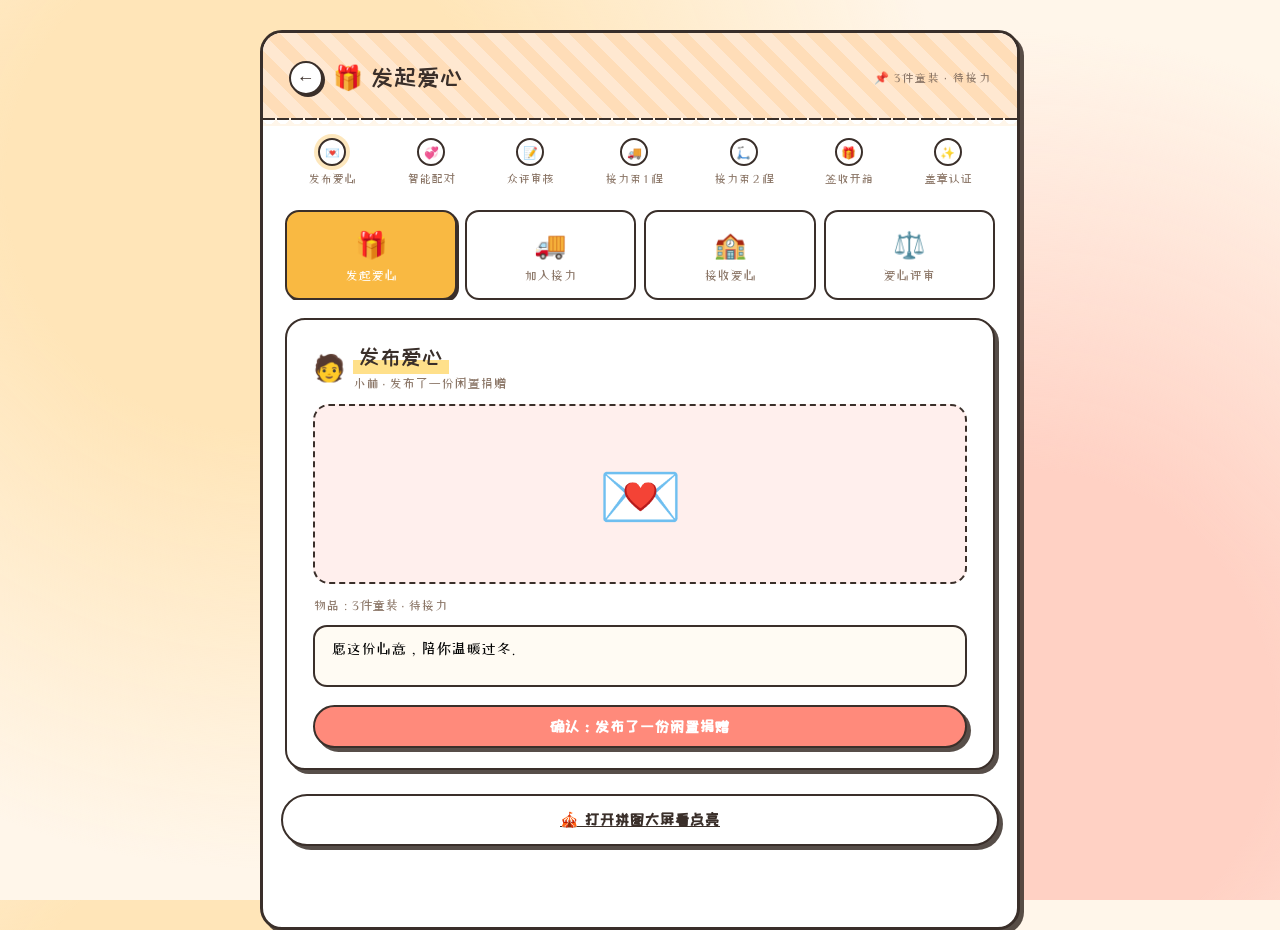
<file: action.html>
<!DOCTYPE html>
<html lang="zh-CN">
<head>
<meta charset="UTF-8" />
<meta name="viewport" content="width=device-width, initial-scale=1.0" />
<title>角色操作台 · 爱心链</title>
<link rel="stylesheet" href="css/style.css" />
<script>
  // 尽早决定视图模式：?view=web 或 UA 是桌面 → body 加 web-view 类
  (function () {
    const params = new URLSearchParams(location.search);
    const forced = params.get('view');
    const isMobileUA = /Android|iPhone|iPod|IEMobile|BlackBerry|Opera Mini/i.test(navigator.userAgent || '');
    const wide = window.matchMedia && window.matchMedia('(min-width: 900px)').matches;
    let mode = 'app';
    if (forced === 'web') mode = 'web';
    else if (forced === 'app') mode = 'app';
    else if (!isMobileUA && wide) mode = 'web';
    document.documentElement.dataset.view = mode;
  })();
</script>
</head>
<body>
  <div class="phone-shell">
    <div class="brand-bar">
      <a class="back-link" id="backLink" href="app.html">←</a>
      <span id="brandTitle">角色操作台</span>
      <span class="sub" id="brandSub">切换身份推进爱心链</span>
    </div>

    <!-- 顶部 7 步全流程条：任何角色都能看到当前流程走到哪 -->
    <div class="stage-strip" id="stageStrip"></div>

    <!-- 角色切换（顶部横向 Tab，方便同一个 Demo 手机切多个身份） -->
    <div class="role-tabs" id="roleTabs"></div>

    <!-- 主操作卡片：根据当前角色 & 当前流程阶段动态渲染 -->
    <div class="card" id="stageCard"></div>

    <div style="padding: 6px 18px 24px; text-align: center;">
      <a class="btn btn-secondary" id="screenLink" href="screen.html">🎪 打开拼图大屏看点亮</a>
    </div>
  </div>

  <script src="data.js"></script>
  <script src="js/state.js"></script>
  <script>
    // ?view=web → 返回 web.html；否则回 app.html
    (function () {
      const mode = document.documentElement.dataset.view;
      if (mode === 'web') {
        document.getElementById('backLink').setAttribute('href', 'web.html');
        document.getElementById('screenLink').setAttribute('href', 'screen.html?view=web');
      }
    })();
    // 从 URL ?role=xxx 取当前身份，默认第一位 donor
    // 只把"能操作的角色"放进 Tab（watcher 只是围观，不进 action）
    const PLAYABLE_ROLES = ROLES.filter((r) => r.id !== 'watcher');
    function getInitialRole() {
      const q = new URLSearchParams(location.search).get('role');
      if (q && PLAYABLE_ROLES.some((r) => r.id === q)) return q;
      return PLAYABLE_ROLES[0].id;
    }
    let activeRoleId = getInitialRole();

    // ?task=xxx → 操作台绑定到对应任务自己的链条（进度互相独立）
    const activeTaskId = new URLSearchParams(location.search).get('task') || 'T1';
    const activeTask = findTaskById(activeTaskId) || findTaskById('T1');
    ChainState.use(activeTask ? activeTask.id : 'T1');
    Reviews.use(activeTask ? activeTask.id : 'T1');

    // 保持 URL 参数在切角色/跳转时不丢
    function keepParams(roleId) {
      const p = new URLSearchParams(location.search);
      p.set('role', roleId);
      p.set('task', ChainState.taskId);
      return '?' + p.toString();
    }
    // 大屏链接也带上任务
    (function () {
      const link = document.getElementById('screenLink');
      const url = new URL(link.getAttribute('href'), location.href);
      url.searchParams.set('task', ChainState.taskId);
      link.setAttribute('href', url.pathname.split('/').pop() + url.search);
    })();

    /** 顶部 7 步进度 */
    function renderStageStrip() {
      const stripEl = document.getElementById('stageStrip');
      const done = ChainState.getStages().map((s) => s.id);
      const nextStage = ChainState.getNextStage();
      stripEl.innerHTML = TASK_STAGES.map((s) => {
        const isDone = done.includes(s.id);
        const isCur = nextStage && nextStage.id === s.id;
        return `
          <div class="step ${isDone ? 'done' : ''} ${isCur ? 'current' : ''}" style="--stage-color:${s.color}">
            <span class="dot">${isDone ? '✓' : s.emoji}</span>
            ${s.title}
          </div>
        `;
      }).join('');
    }

    /** 角色 Tab */
    function renderTabs() {
      const tabsEl = document.getElementById('roleTabs');
      tabsEl.innerHTML = '';
      PLAYABLE_ROLES.forEach((role) => {
        const tab = document.createElement('div');
        tab.className = 'role-tab' + (role.id === activeRoleId ? ' active' : '');
        tab.style.setProperty('--stage-color', role.color);
        tab.innerHTML = `
          <span class="avatar">${role.emoji}</span>
          ${role.name}
        `;
        tab.addEventListener('click', () => {
          activeRoleId = role.id;
          history.replaceState(null, '', keepParams(role.id));
          render();
        });
        tabsEl.appendChild(tab);
      });
      // 更新品牌栏：角色 + 当前任务名
      const role = ROLES.find((r) => r.id === activeRoleId);
      document.getElementById('brandTitle').textContent = `${role.emoji} ${role.name}`;
      document.getElementById('brandSub').textContent = activeTask
        ? `📌 ${activeTask.title}`
        : role.hint;
    }

    /** 主操作卡片
     *  - 找到该角色"当前可操作的阶段"，动态渲染
     *  - 通过分派表 STAGE_RENDERERS 定义不同阶段的表单内容（不同角色/不同阶段各自不同，但共用同一套确认逻辑：DRY）
     */
    const STAGE_RENDERERS = {
      // 发起人：写寄语
      posted: (stage) => ({
        visual: `<div class="stage-visual" style="--stage-color:${stage.color}22">${stage.emoji}</div>`,
        form: `
          <div class="muted" style="margin-bottom:8px;">物品：${activeTask ? activeTask.title : '3件童装（预填示例）'}</div>
          <textarea id="in_message" rows="2" placeholder="${stage.prompt}">愿这份心意，陪你温暖过冬。</textarea>
        `,
        collect: () => ({ message: document.getElementById('in_message').value }),
      }),
      // 评审 = 30 人众评（美团评审风格）
      //  · 点"召集众评" → 每 ~90ms 随机来一位评审员打 4~5 星 + 一句短评
      //  · 30 位到齐 & 平均 ≥ 4.0 才允许主按钮提交
      reviewed: (stage) => ({
        visual: `
          <div class="crowd-review" id="crowdReview">
            <div class="crowd-header">
              <span class="h">📣 爱心众评审</span>
              <span class="status" id="crowdStatus">等待召集…</span>
            </div>
            <div class="rating-summary">
              <div style="min-width:64px;">
                <div class="big-num" id="crowdAvg">0.0</div>
                <div class="stars" id="crowdStars">☆☆☆☆☆</div>
                <div class="count"><span id="crowdCount">0</span> / 30 位</div>
              </div>
              <div class="rating-bar-mini"><i id="crowdBar" style="width:0%"></i></div>
            </div>
            <div class="reviewer-grid" id="reviewerGrid"></div>
            <div class="review-feed" id="reviewFeed"></div>
            <button class="btn btn-warm crowd-cta" id="startCrowdBtn">▶️ 一键召集 30 位随机评审员</button>
          </div>
        `,
        form: '',
        collect: () => ({ verdict: `众评通过 · 平均 ${Reviews.average().toFixed(2)} 星` }),
        onMount: mountCrowdReview,
      }),
      // 接力第 1 程：扫码 + 打卡
      leg1: (stage) => ({
        visual: `<div class="scan-line-wrap"><div class="frame">📦</div><div class="scan-line"></div></div>`,
        form: `
          <div class="muted" style="margin-bottom:8px;">${stage.prompt}</div>
          <label class="file-btn" id="fileLabel_leg1">📷 拍摄打卡照（可选）
            <input type="file" id="in_photo" accept="image/*" capture="environment" style="display:none;">
          </label>
          <img id="preview_leg1" class="photo-preview" style="display:none;">
        `,
        collect: () => {
          const prev = document.getElementById('preview_leg1');
          return { photo: (prev && prev.dataset.persistSrc) || null };
        },
        onMount: () => bindPhoto('in_photo', 'preview_leg1', 'fileLabel_leg1'),
      }),
      // 接力第 2 程：中转打卡
      leg2: (stage) => ({
        visual: `<div class="scan-line-wrap"><div class="frame">🛴</div><div class="scan-line"></div></div>`,
        form: `
          <div class="muted" style="margin-bottom:8px;">${stage.prompt}</div>
          <label class="file-btn" id="fileLabel_leg2">📷 中转点打卡（可选）
            <input type="file" id="in_photo2" accept="image/*" capture="environment" style="display:none;">
          </label>
          <img id="preview_leg2" class="photo-preview" style="display:none;">
        `,
        collect: () => {
          const prev = document.getElementById('preview_leg2');
          return { photo: (prev && prev.dataset.persistSrc) || null };
        },
        onMount: () => bindPhoto('in_photo2', 'preview_leg2', 'fileLabel_leg2'),
      }),
      // 接收方：拍开箱 + 感谢
      delivered: (stage) => ({
        visual: `<div class="stage-visual" style="--stage-color:${stage.color}22">${stage.emoji}</div>`,
        form: `
          <label class="file-btn" id="fileLabel_deliver">📷 拍摄开箱照片
            <input type="file" id="in_deliverPhoto" accept="image/*" capture="environment" style="display:none;">
          </label>
          <img id="preview_deliver" class="photo-preview" style="display:none;">
          <textarea id="in_thanks" rows="2" placeholder="${stage.prompt}">谢谢这份跨越城市的温暖！</textarea>
        `,
        collect: () => {
          const prev = document.getElementById('preview_deliver');
          return {
            thanks: document.getElementById('in_thanks').value,
            photo: (prev && prev.dataset.persistSrc) || null,
          };
        },
        onMount: () => bindPhoto('in_deliverPhoto', 'preview_deliver', 'fileLabel_deliver'),
      }),
      // 评审：最终盖章
      certified: (stage) => ({
        visual: `<div class="stage-visual" style="--stage-color:${stage.color}22">✨🏅</div>`,
        form: `<div class="muted" style="margin-bottom:8px;">${stage.prompt}</div>`,
        collect: () => ({ badge: '爱心勋章 · 已颁发' }),
      }),
    };

    function bindPhoto(inputId, previewId, labelId) {
      const input = document.getElementById(inputId);
      const label = document.getElementById(labelId);
      const preview = document.getElementById(previewId);
      if (!input) return;
      input.addEventListener('change', () => {
        const file = input.files[0];
        if (!file) return;
        // 缩到 800px 内 → dataURL，能持久化跨页存到 localStorage
        fileToCompressedDataURL(file, 800).then((dataUrl) => {
          preview.src = dataUrl;
          preview.dataset.persistSrc = dataUrl;
          preview.style.display = 'block';
          label.style.display = 'none';
        });
      });
    }

    /** 把图片压到 maxDim 以内的 JPEG dataURL，够小才能塞进 localStorage（~5MB 上限） */
    function fileToCompressedDataURL(file, maxDim) {
      return new Promise((resolve) => {
        const reader = new FileReader();
        reader.onload = () => {
          const img = new Image();
          img.onload = () => {
            const scale = Math.min(1, maxDim / Math.max(img.width, img.height));
            const w = Math.round(img.width * scale);
            const h = Math.round(img.height * scale);
            const canvas = document.createElement('canvas');
            canvas.width = w; canvas.height = h;
            canvas.getContext('2d').drawImage(img, 0, 0, w, h);
            resolve(canvas.toDataURL('image/jpeg', 0.78));
          };
          img.onerror = () => resolve(reader.result);
          img.src = reader.result;
        };
        reader.readAsDataURL(file);
      });
    }

    /* ---------- 30 人众评：随机 4~5 星 + 随机短评，逐个"啵"地弹出 ---------- */
    function mountCrowdReview() {
      const grid = document.getElementById('reviewerGrid');
      const feed = document.getElementById('reviewFeed');
      grid.innerHTML = REVIEWER_POOL.map((r, i) =>
        `<div class="reviewer-cell" data-i="${i}">${r.emoji}</div>`
      ).join('');

      // 如果本轮已经攒够 30 条，直接补齐现场
      renderCrowdState();

      const startBtn = document.getElementById('startCrowdBtn');
      startBtn.addEventListener('click', () => {
        if (Reviews.all().length >= 30) return;
        startBtn.disabled = true;
        startBtn.textContent = '召集中…评审员正在赶来 ✨';
        document.getElementById('crowdStatus').textContent = '评审员陆续到场…';
        runCrowdReviewAnimation();
      });
    }

    function runCrowdReviewAnimation() {
      const shuffled = [...REVIEWER_POOL].sort(() => Math.random() - 0.5);
      let idx = Reviews.all().length;
      const tick = () => {
        if (idx >= 30) {
          document.getElementById('crowdStatus').textContent = '众评完成 ✨';
          document.getElementById('crowdStatus').classList.add('pass');
          const btn = document.getElementById('startCrowdBtn');
          btn.textContent = '✓ 已通过众评审 · 请点下方"确认"';
          refreshSubmitEnabled();
          return;
        }
        const reviewer = shuffled[idx];
        const stars = Math.random() < 0.7 ? 5 : 4;   // 70% 五星，30% 四星 → 保证过 4.0
        const comment = REVIEW_COMMENT_TEMPLATES[Math.floor(Math.random() * REVIEW_COMMENT_TEMPLATES.length)];
        Reviews.push({ reviewerId: reviewer.id, stars, comment, ts: Date.now() });
        renderCrowdState();
        idx++;
        setTimeout(tick, 90);
      };
      tick();
    }

    function renderCrowdState() {
      const list = Reviews.all();
      const grid = document.getElementById('reviewerGrid');
      if (!grid) return;
      const avg = list.length ? (list.reduce((s, r) => s + r.stars, 0) / list.length) : 0;
      document.getElementById('crowdCount').textContent = list.length;
      document.getElementById('crowdAvg').textContent = avg.toFixed(1);
      const full = Math.round(avg);
      document.getElementById('crowdStars').textContent = '★★★★★'.slice(0, full) + '☆☆☆☆☆'.slice(0, 5 - full);
      document.getElementById('crowdBar').style.width = (list.length / 30 * 100) + '%';
      // 逐个点亮小头像
      const cells = grid.querySelectorAll('.reviewer-cell');
      list.forEach((r, i) => {
        const cell = cells[i];
        if (!cell || cell.classList.contains('pop')) return;
        cell.classList.add('pop');
        cell.style.setProperty('--cell-color', r.stars === 5 ? '#fff2c4' : '#e0f4ff');
        cell.innerHTML = `${REVIEWER_POOL.find((x) => x.id === r.reviewerId)?.emoji || '❤️'}<span class="star-badge">${r.stars}★</span>`;
      });
      // feed: 只保留最新 5 条
      const feed = document.getElementById('reviewFeed');
      feed.innerHTML = list.slice(-5).reverse().map((r) => {
        const who = REVIEWER_POOL.find((x) => x.id === r.reviewerId);
        return `<div class="item">
          <span class="who">${who ? who.emoji + who.name : '匿名'}</span>
          <span class="msg">${r.comment}</span>
          <span class="star">${'★'.repeat(r.stars)}</span>
        </div>`;
      }).join('');
      refreshSubmitEnabled();
    }

    /** 众评未通过时，禁用主按钮；通过后启用 */
    function refreshSubmitEnabled() {
      const btn = document.getElementById('submitBtn');
      if (!btn) return;
      const stage = ChainState.getActionableStageForRole(activeRoleId);
      if (stage && stage.id === 'reviewed') {
        const passed = Reviews.passed();
        btn.disabled = !passed;
        btn.textContent = passed ? '确认：通过众评审核' : '需 30 位评审员且平均 ≥ 4.0 才可确认';
      }
    }

    function renderStageCard() {
      const card = document.getElementById('stageCard');
      const role = ROLES.find((r) => r.id === activeRoleId);
      const stage = ChainState.getActionableStageForRole(activeRoleId);
      const nextStage = ChainState.getNextStage();

      // 情况一：整条链已完成
      if (!nextStage) {
        card.innerHTML = `
          <div style="text-align:center;padding:8px 0;">
            <div style="font-size:44px;">🏅</div>
            <div class="h-doodle" style="font-size:22px;">爱心链已完整点亮</div>
            <p class="muted" style="margin-top:10px;">全流程 7 步都留下了大家的印记。</p>
            <a class="btn btn-warm" href="story.html?task=${ChainState.taskId}${document.documentElement.dataset.view === 'web' ? '&view=web' : ''}" style="margin-top:10px;">🎬 查看暖心故事 &amp; 海报</a>
          </div>
        `;
        return;
      }

      // 情况二：本角色没轮到 → 提示"下一步在谁那里"
      if (!stage) {
        const nextOwner = ROLES.find((r) => r.id === nextStage.ownerRole)
                       || { name: '系统', emoji: '🤖', color: '#ccc' };
        card.innerHTML = `
          <div style="text-align:center;padding:12px 0;">
            <div style="font-size:44px;">${role.sticker}</div>
            <div class="h-doodle">你的部分已经完成啦</div>
            <p class="muted" style="margin-top:10px;">
              下一步在 <b>${nextOwner.emoji} ${nextOwner.name}</b> 手里：<br/>
              「${nextStage.title} — ${nextStage.verb}」
            </p>
            ${nextStage.ownerRole === 'system'
              ? `<button class="btn btn-warm" id="autoRun">▶️ 触发智能配对</button>`
              : `<div class="muted">切换到对应身份 Tab 即可继续。</div>`}
          </div>
        `;
        if (nextStage.ownerRole === 'system') {
          document.getElementById('autoRun').addEventListener('click', () => {
            ChainState.advance('matched', { matched: '小林 ↔ 希望小学' });
          });
        }
        return;
      }

      // 情况三：本角色有事情做 → 渲染阶段表单
      const renderer = STAGE_RENDERERS[stage.id];
      const { visual, form, collect, onMount } = renderer(stage);
      card.innerHTML = `
        <div style="display:flex;align-items:center;gap:8px;margin-bottom:10px;">
          <span style="font-size:26px;">${stage.avatar}</span>
          <div>
            <div class="h-doodle">${stage.title}</div>
            <div class="muted">${stage.actor} · ${stage.verb}</div>
          </div>
        </div>
        ${visual}
        ${form}
        <button class="btn btn-primary" id="submitBtn" style="background:${stage.color};">
          确认：${stage.verb}
        </button>
      `;
      if (onMount) onMount();
      refreshSubmitEnabled();
      document.getElementById('submitBtn').addEventListener('click', () => {
        // 众评阶段没通过就拒绝
        if (stage.id === 'reviewed' && !Reviews.passed()) return;
        const payload = collect ? collect() : {};
        ChainState.advance(stage.id, payload);
        if (stage.id === 'posted' && !ChainState.isDone('matched')) {
          setTimeout(() => ChainState.advance('matched', { matched: '小林 ↔ 希望小学' }), 500);
        }
      });
    }

    function render() {
      renderTabs();
      renderStageStrip();
      renderStageCard();
    }

    ChainState.onChange(render);
    Reviews.onChange(() => renderCrowdState());
    render();
  </script>
</body>
</html>
</file>
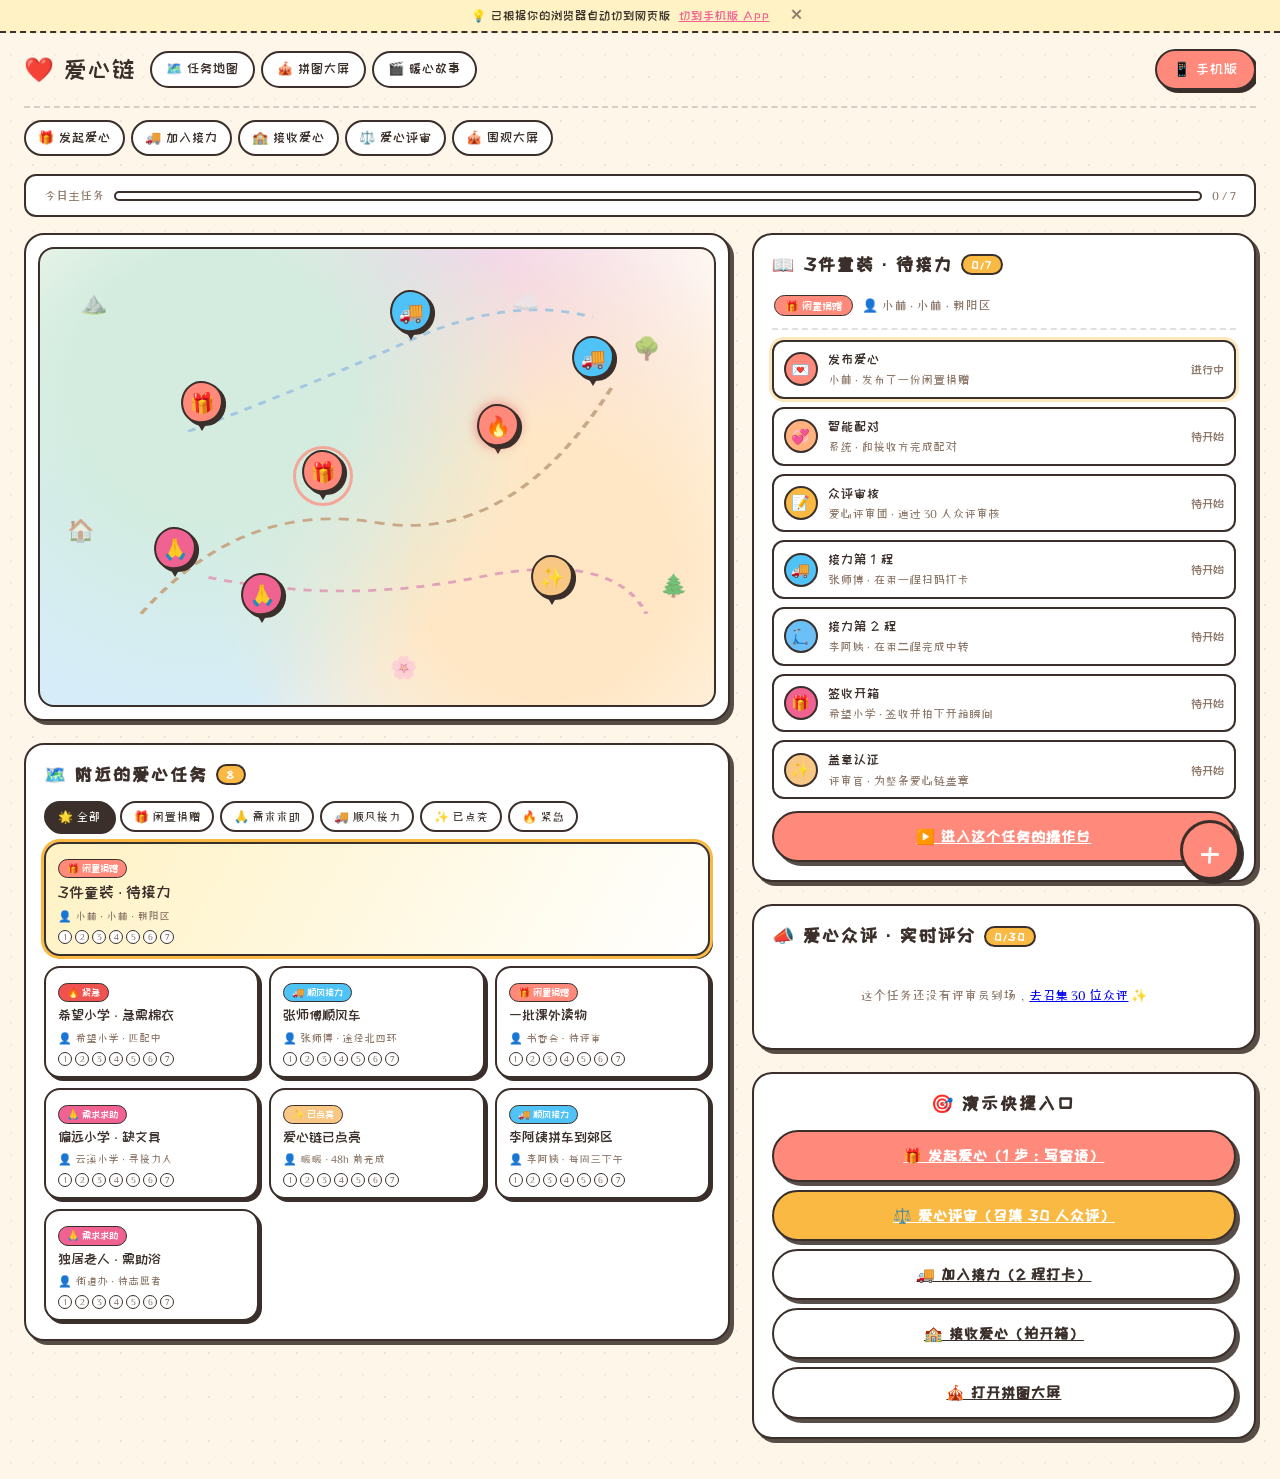
<file: app.html>
<!DOCTYPE html>
<html lang="zh-CN">
<head>
<meta charset="UTF-8" />
<meta name="viewport" content="width=device-width, initial-scale=1.0, viewport-fit=cover" />
<title>爱心链 App · 手机版</title>
<meta name="theme-color" content="#FF8A7B" />
<meta name="apple-mobile-web-app-capable" content="yes" />
<meta name="apple-mobile-web-app-title" content="爱心链" />
<meta name="mobile-web-app-capable" content="yes" />
<link rel="manifest" href="manifest.json" />
<link rel="icon" href="assets/icon.svg" type="image/svg+xml" />
<link rel="apple-touch-icon" href="assets/icon.svg" />
<link rel="stylesheet" href="css/style.css" />
<script src="js/ua-router.js"></script>
</head>
<body>
  <div class="ua-banner" id="uaBanner">
    <span>💡 已根据你的浏览器自动切到手机版</span>
    <a id="uaSwitch">切到网页版</a>
    <button class="close" id="uaClose" title="关闭">✕</button>
  </div>
  <div class="phone-shell">
    <div class="brand-bar">
      ❤️ 爱心链
      <span class="sub">📱 手机版 App</span>
      <button id="installBtn" class="install-btn" style="display:none;">📥 安装到桌面</button>
    </div>

    <!-- 主进度条 -->
    <div class="mini-hud" id="hud">
      <span class="label">今日主任务</span>
      <div class="bar"><i id="hudBar" style="width: 0%"></i></div>
      <span class="label" id="hudNum">0 / 7</span>
    </div>

    <!-- 顶部身份小胶囊 -->
    <div class="role-pill-bar" id="rolePillBar"></div>

    <!-- 手绘游戏地图 -->
    <div class="game-map" id="gameMap">
      <svg class="paths" viewBox="0 0 100 100" preserveAspectRatio="none">
        <path d="M 15,80 Q 30,55 50,60 T 85,30" stroke="#c9a887" stroke-width="0.6" stroke-dasharray="1.5 1.2" fill="none" />
        <path d="M 22,40 Q 40,30 55,20 T 82,15" stroke="#a3c7e0" stroke-width="0.6" stroke-dasharray="1.2 1.2" fill="none" />
        <path d="M 25,72 Q 45,78 65,72 T 90,80" stroke="#e0a3ba" stroke-width="0.6" stroke-dasharray="1.2 1.2" fill="none" />
      </svg>
      <span class="map-decor" style="top:8%; left:6%;">⛰️</span>
      <span class="map-decor" style="top:18%; left:88%;">🌳</span>
      <span class="map-decor" style="top:58%; left:4%;">🏠</span>
      <span class="map-decor" style="top:88%; left:52%;">🌸</span>
      <span class="map-decor" style="top:8%; left:70%;">☁️</span>
      <span class="map-decor" style="top:70%; left:92%;">🌲</span>
    </div>

    <div class="task-board">
      <div class="task-board-header">
        <span class="title">🗺️ 附近的爱心任务</span>
        <span class="count" id="taskCount">0</span>
      </div>
    </div>

    <div class="filter-chips" id="filterChips"></div>
    <div class="task-grid" id="taskGrid"></div>
  </div>

  <button class="fab-post" id="fabPost" title="发布新任务">+</button>

  <div class="post-sheet-mask" id="postMask">
    <div class="post-sheet">
      <h3>发布一个任务</h3>
      <p class="muted" style="margin-top:-8px;">选个类型，写两行，就能上地图召集大家 ✨</p>
      <div class="type-picker" id="typePicker"></div>
      <input type="text" id="postTitle" placeholder="任务标题，比如：捐一批童书" />
      <textarea id="postDesc" rows="2" placeholder="补充一下细节，位置或联系方式"></textarea>
      <div style="display:flex; gap:10px;">
        <button class="btn btn-secondary" id="cancelPost" style="flex:1;">取消</button>
        <button class="btn btn-primary" id="submitPost" style="flex:2;">📮 发布上地图</button>
      </div>
    </div>
  </div>

  <script src="data.js"></script>
  <script src="js/state.js"></script>
  <script src="js/board.js"></script>
  <script>
    // 手机版特有：PWA 安装提示
    let deferredPrompt;
    window.addEventListener('beforeinstallprompt', (e) => {
      e.preventDefault();
      deferredPrompt = e;
      document.getElementById('installBtn').style.display = 'inline-flex';
    });
    document.getElementById('installBtn').addEventListener('click', async () => {
      if (!deferredPrompt) {
        alert('这个浏览器不支持一键安装，可用"添加到主屏幕"手动安装 ✨');
        return;
      }
      deferredPrompt.prompt();
      await deferredPrompt.userChoice;
      deferredPrompt = null;
      document.getElementById('installBtn').style.display = 'none';
    });
    if ('serviceWorker' in navigator) {
      navigator.serviceWorker.register('sw.js').catch(() => {});
    }

    // 共享看板初始化（web.html 也复用）
    LoveBoard.init({ scope: 'app' });

    // UA 分流的提示条 + 手动切回入口
    (function () {
      const params = new URLSearchParams(location.search);
      const banner = document.getElementById('uaBanner');
      const sw = document.getElementById('uaSwitch');
      if (params.get('auto') === '1') banner.classList.add('show');
      sw.addEventListener('click', () => {
        try { localStorage.setItem('lovechain_view_pref', 'web'); } catch (e) {}
        location.href = 'web.html?force=web';
      });
      document.getElementById('uaClose').addEventListener('click', () => {
        banner.classList.remove('show');
        try { localStorage.setItem('lovechain_view_pref', 'app'); } catch (e) {}
      });
    })();
  </script>
</body>
</html>
</file>
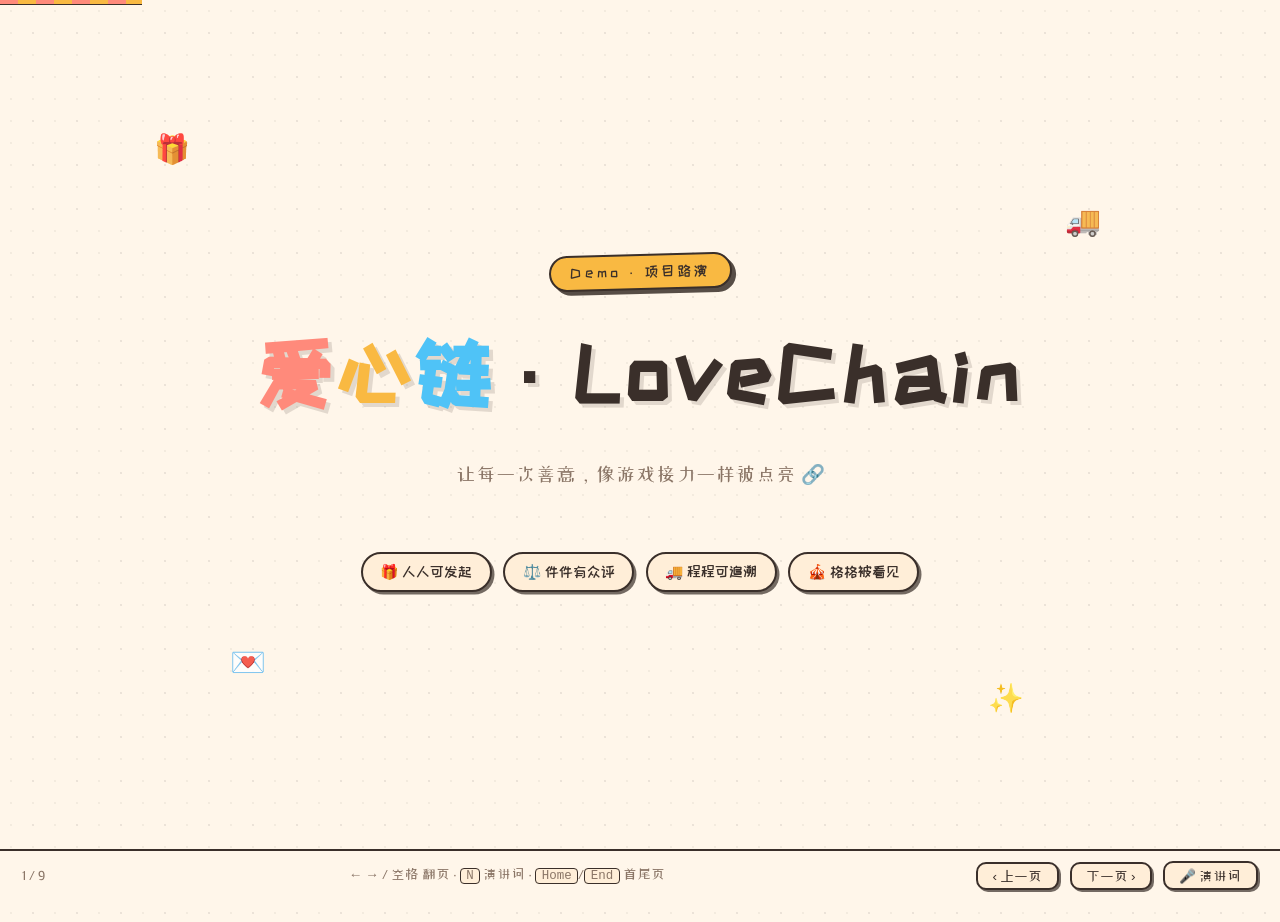
<file: pitch.html>
<!DOCTYPE html>
<html lang="zh-CN">
<head>
<meta charset="UTF-8">
<meta name="viewport" content="width=device-width, initial-scale=1.0">
<title>爱心链 LoveChain · Demo 演说稿</title>
<link href="https://fonts.googleapis.com/css2?family=ZCOOL+KuaiLe&family=ZCOOL+XiaoWei&display=swap" rel="stylesheet">
<style>
  :root{
    --paper:#fff6ea; --paper-2:#ffeed8;
    --ink:#3a2f2a; --ink-muted:#8a7566; --line:#3a2f2a;
    --accent-1:#ff8a7b; --accent-2:#f9b942; --accent-3:#4fc3f7;
    --accent-4:#f06292; --accent-5:#8fd19e;
    --shadow-doodle:4px 4px 0 rgba(58,47,42,.85);
    --shadow-soft:0 6px 18px rgba(58,47,42,.10);
    --radius:20px;
  }
  *{margin:0;padding:0;box-sizing:border-box;}
  html,body{height:100%;}
  body{
    font-family:'ZCOOL XiaoWei','PingFang SC','Microsoft YaHei',sans-serif;
    color:var(--ink); background:var(--paper); overflow:hidden;
    background-image:
      radial-gradient(rgba(58,47,42,.06) 1px, transparent 1px),
      radial-gradient(rgba(58,47,42,.04) 1px, transparent 1px);
    background-size:22px 22px,44px 44px; background-position:0 0,11px 11px;
    line-height:1.55;
  }
  .stage{position:relative;width:100vw;height:100vh;}
  .slide{
    position:absolute; inset:0;
    display:flex; flex-direction:column; justify-content:center; align-items:center;
    padding:5vh 7vw 11vh;
    opacity:0; visibility:hidden; transform:translateY(22px);
    transition:opacity .5s ease, transform .5s ease, visibility .5s;
  }
  .slide.active{opacity:1;visibility:visible;transform:translateY(0);z-index:2;}

  .kicker{
    font-family:'ZCOOL KuaiLe',sans-serif; display:inline-block;
    background:var(--accent-2); color:var(--ink);
    border:2.5px solid var(--line); border-radius:999px;
    padding:.3rem 1.2rem; box-shadow:var(--shadow-doodle);
    letter-spacing:.25em; font-size:.9rem; margin-bottom:1.4rem;
    transform:rotate(-1.5deg);
  }
  h1{
    font-family:'ZCOOL KuaiLe',sans-serif;
    font-size:clamp(2.8rem,6.5vw,5rem); letter-spacing:.06em; text-align:center;
    text-shadow:4px 4px 0 rgba(58,47,42,.15);
  }
  h1 .c1{color:var(--accent-1);} h1 .c2{color:var(--accent-2);}
  h1 .c3{color:var(--accent-3);} h1 .c4{color:var(--accent-4);}
  h2{
    font-family:'ZCOOL KuaiLe',sans-serif;
    font-size:clamp(1.7rem,3.4vw,2.6rem); margin-bottom:.5rem; text-align:center;
  }
  h2 .hl{
    color:var(--accent-1);
    background:linear-gradient(transparent 62%, rgba(249,185,66,.55) 62%);
    padding:0 .15em;
  }
  .sub{color:var(--ink-muted); font-size:clamp(.95rem,1.5vw,1.15rem); text-align:center; margin-bottom:2.2rem; max-width:62ch;}

  .grid{display:grid; gap:1.2rem; width:min(1100px,100%);}
  .g2{grid-template-columns:repeat(2,1fr);}
  .g3{grid-template-columns:repeat(3,1fr);}
  .g4{grid-template-columns:repeat(4,1fr);}
  .g5{grid-template-columns:repeat(5,1fr);}

  .card{
    background:var(--paper-2);
    border:2.5px solid var(--line); border-radius:var(--radius);
    padding:1.4rem 1.3rem; box-shadow:var(--shadow-doodle);
    transition:transform .22s ease; position:relative;
  }
  .card:nth-child(odd){transform:rotate(-.6deg);}
  .card:nth-child(even){transform:rotate(.6deg);}
  .card:hover{transform:rotate(0) translateY(-5px);}
  .card .icon{font-size:2rem; display:block; margin-bottom:.6rem;}
  .card h3{font-family:'ZCOOL KuaiLe',sans-serif; font-size:1.15rem; margin-bottom:.5rem;}
  .card p{color:var(--ink-muted); font-size:.92rem; line-height:1.8;}
  .card p b{color:var(--ink);}
  .card .quote{
    color:var(--ink); font-size:1.05rem; font-family:'ZCOOL KuaiLe',sans-serif;
    margin-bottom:.5rem; line-height:1.6;
  }
  /* 胶带装饰 */
  .tape{
    position:absolute; top:-12px; left:50%; transform:translateX(-50%) rotate(-3deg);
    width:86px; height:22px; background:rgba(249,185,66,.65);
    border:1.5px dashed rgba(58,47,42,.35); border-radius:3px;
  }
  .tint1{background:#ffe3dd;} .tint2{background:#fdeecb;}
  .tint3{background:#dcf1fd;} .tint4{background:#fde0eb;} .tint5{background:#e2f3e6;}

  /* 流程步骤 */
  .flow{display:flex; align-items:stretch; gap:.5rem; width:min(1180px,100%); flex-wrap:wrap; justify-content:center;}
  .flow .step{flex:1 1 130px; min-width:128px;}
  .flow .arrow{align-self:center; font-size:1.5rem; flex:0 0 auto; color:var(--accent-1);}
  .badge{
    display:inline-block; font-family:'ZCOOL KuaiLe',sans-serif;
    background:var(--ink); color:var(--paper);
    border-radius:8px; padding:.05rem .55rem; font-size:.82rem; margin-bottom:.55rem;
  }

  .tags{display:flex; gap:.7rem; flex-wrap:wrap; justify-content:center; margin-top:1.8rem;}
  .tag{
    border:2px solid var(--line); border-radius:999px; padding:.4rem 1.1rem;
    font-size:.92rem; background:var(--paper-2); box-shadow:2.5px 2.5px 0 rgba(58,47,42,.7);
    font-family:'ZCOOL KuaiLe',sans-serif;
  }

  .cta{
    margin-top:2.4rem; font-family:'ZCOOL KuaiLe',sans-serif;
    font-size:1.2rem; color:var(--ink);
    background:var(--accent-2); border:2.5px solid var(--line);
    padding:.8rem 2.6rem; border-radius:999px; box-shadow:var(--shadow-doodle);
    transform:rotate(-1deg);
  }

  /* 封面漂浮 emoji */
  .float{position:absolute; font-size:1.8rem; animation:bob 3.5s infinite ease-in-out; opacity:.85;}
  @keyframes bob{0%,100%{transform:translateY(0) rotate(-4deg);}50%{transform:translateY(-14px) rotate(5deg);}}

  /* 底部控制条 */
  .hud{
    position:fixed; left:0; right:0; bottom:0; z-index:10;
    display:flex; align-items:center; justify-content:space-between;
    padding:.6rem 1.4rem; background:rgba(255,246,234,.92); backdrop-filter:blur(6px);
    border-top:2.5px solid var(--line); font-size:.85rem; color:var(--ink-muted);
  }
  .hud button{
    background:var(--paper-2); border:2px solid var(--line); color:var(--ink);
    border-radius:10px; padding:.3rem .9rem; cursor:pointer; font-size:.85rem; margin-left:.5rem;
    font-family:inherit; box-shadow:2px 2px 0 rgba(58,47,42,.7);
  }
  .hud button:active{transform:translate(2px,2px); box-shadow:none;}
  .progress{position:fixed; top:0; left:0; height:5px; z-index:11;
    background:repeating-linear-gradient(90deg,var(--accent-1) 0 18px,var(--accent-2) 18px 36px);
    border-bottom:1.5px solid var(--line); transition:width .4s ease;}

  /* 演讲者备注 */
  .notes{
    position:fixed; right:1.2rem; bottom:3.8rem; width:min(430px,90vw); max-height:48vh; overflow:auto;
    background:var(--paper); border:2.5px solid var(--line); border-radius:16px;
    padding:1.1rem 1.2rem; z-index:9; box-shadow:var(--shadow-doodle);
    display:none;
  }
  .notes.show{display:block;}
  .notes h4{font-family:'ZCOOL KuaiLe',sans-serif; color:var(--accent-1); font-size:.95rem; margin-bottom:.6rem;}
  .notes p{font-size:.93rem; line-height:1.9; color:var(--ink);}
  kbd{border:1.5px solid var(--line); border-radius:4px; padding:0 .35rem; font-size:.78rem; background:var(--paper-2);}
  @media (max-width:860px){
    .g2,.g3,.g4,.g5{grid-template-columns:1fr;}
    .flow{flex-direction:column;}
    .flow .arrow{transform:rotate(90deg);}
    .slide{overflow-y:auto; justify-content:flex-start; padding-top:8vh;}
  }
</style>
</head>
<body>
<div class="progress" id="progress"></div>
<div class="stage" id="stage">

  <!-- 1 封面 -->
  <section class="slide" data-notes="各位评委、各位朋友，大家好。开始之前想请大家回想一下：你上一次帮助陌生人是什么时候？也许是把闲置的童装打包好却不知道寄给谁，也许是顺路想捎带点什么却没有机会。这些善意很小、很安静，小到常常没有人看见，也没有人接住。今天我们带来的作品，就是想把这些散落的善意串起来——它叫「爱心链 LoveChain」：一次爱心捐赠，像游戏接力一样，经过发起、众评、接力、签收、盖章，一格一格被点亮。">
    <span class="float" style="top:14%;left:12%;">🎁</span>
    <span class="float" style="top:22%;right:14%;animation-delay:.8s;">🚚</span>
    <span class="float" style="bottom:24%;left:18%;animation-delay:1.6s;">💌</span>
    <span class="float" style="bottom:20%;right:20%;animation-delay:2.2s;">✨</span>
    <div class="kicker">Demo · 项目路演</div>
    <h1><span class="c1">爱</span><span class="c2">心</span><span class="c3">链</span> · LoveChain</h1>
    <p class="sub" style="margin-top:1.4rem;font-size:1.2rem;">让每一次善意，像游戏接力一样被点亮 🔗</p>
    <div class="tags">
      <span class="tag">🎁 人人可发起</span>
      <span class="tag">⚖️ 件件有众评</span>
      <span class="tag">🚚 程程可追溯</span>
      <span class="tag">🎪 格格被看见</span>
    </div>
  </section>

  <!-- 2 痛点 -->
  <section class="slide" data-notes="为什么要做这个项目？因为在真实生活里，善意面临四道门槛。第一，「我想帮忙，但不知道从何开始」——公益的门槛看起来太高：身边谁需要帮助？想捐书捐衣物，渠道在哪里？普通人往往有心无门。第二，「我的帮助真的到了吗」——捐出去之后石沉大海，物资去向不透明，你无法确认那份善意是否真正送达。第三，微小的善举无人记录：把闲置童装送出去、顺路帮忙捎带一程，这些微光发生了，却像没发生过一样，无人知晓。第四，善意难以传播——传统公益缺乏互动和正向反馈，一次善举很难鼓舞自己、更难激励他人变成更多的行动。面对这些被遗忘的善意，你是否也有同样的疑问？这就是爱心链要回答的问题。">
    <div class="kicker">01 · 痛点</div>
    <h2>每一个想伸出援手的人，<span class="hl">都值得被回应</span></h2>
    <p class="sub">面对那些被遗忘的善意，你是否也有同样的疑问？</p>
    <div class="grid g2">
      <div class="card tint1">
        <span class="icon">🙋</span>
        <p class="quote">“我想帮忙，但不知道从何开始”</p>
        <p>公益门槛太高？不知道谁需要帮助？想捐书捐衣物却找不到渠道？</p>
      </div>
      <div class="card tint3">
        <span class="icon">📦</span>
        <p class="quote">“我的帮助，真的到了吗？”</p>
        <p>捐赠后石沉大海？物资去向不透明？无法确认善意是否真正送达？</p>
      </div>
      <div class="card tint2">
        <span class="icon">✨</span>
        <p class="quote">“每一份微小的善举，都值得被记录”</p>
        <p>3 件闲置童装、顺路捎带一程、一次邻里帮忙——这些微光可能无人知晓。</p>
      </div>
      <div class="card tint4">
        <span class="icon">🔗</span>
        <p class="quote">“如何能让善意传播？”</p>
        <p>传统公益缺乏互动与激励，一次善举难以鼓舞自己、感染他人，变成更多的行动。</p>
      </div>
    </div>
  </section>

  <!-- 3 产品是什么 -->
  <section class="slide" data-notes="我们的答案是「爱心链」——一个把公益游戏化的爱心接力平台。核心理念一句话：把一次捐赠拆成一条链，让每个人都能在链上找到自己的位置。你可以是发起爱心的人，发布闲置或求助需求；可以是加入接力的人，路过顺手带一程；可以是接收爱心的人，签收远方来的心意；可以是爱心评审，和 30 位随机评审员一起为任务把关；哪怕什么都不做，你也可以围观大屏，看着爱心链的拼图一格一格亮起来。五种角色，没有门槛——这直接回应了第一个痛点：想帮忙的人，总有一个入口。">
    <div class="kicker">02 · 产品介绍</div>
    <h2>什么是<span class="hl">「爱心链」</span>？</h2>
    <p class="sub">一个把公益游戏化的爱心接力平台 —— 把一次捐赠拆成一条链，每个人都能找到自己的位置</p>
    <div class="grid g5">
      <div class="card tint1" style="text-align:center;">
        <span class="icon">🎁</span><h3>发起爱心</h3>
        <p>发布你的闲置或需求，写一句心意</p>
      </div>
      <div class="card tint2" style="text-align:center;">
        <span class="icon">⚖️</span><h3>爱心评审</h3>
        <p>召集 30 位随机评审员众评打分</p>
      </div>
      <div class="card tint3" style="text-align:center;">
        <span class="icon">🚚</span><h3>加入接力</h3>
        <p>路过顺手带一程，打卡拍照送物资</p>
      </div>
      <div class="card tint4" style="text-align:center;">
        <span class="icon">🏫</span><h3>接收爱心</h3>
        <p>签收心意，拍下开箱瞬间</p>
      </div>
      <div class="card tint5" style="text-align:center;">
        <span class="icon">🎪</span><h3>围观大屏</h3>
        <p>看拼图一格格亮起</p>
      </div>
    </div>
    <div class="tags">
      <span class="tag">人人可参与 · 没有门槛</span>
      <span class="tag">五种角色 · 总有一个属于你</span>
    </div>
  </section>

  <!-- 4 特色一：爱心地图 -->
  <section class="slide" data-notes="下面介绍四大产品特色。特色一：手绘游戏爱心地图。打开爱心链，映入眼帘的不是冷冰冰的列表，而是一张手绘风格的游戏地图——草坪、沙滩、樱花、湖泊之间，散落着一个个爱心任务点：小林发布的 3 件童装待接力、希望小学急需棉衣、张师傅的顺风车途经北四环、云溪小学缺文具……需求、捐赠、顺风接力、已点亮的爱心链，用不同颜色的图钉标在地图上，一目了然。想帮忙的人不再需要「寻找公益」——善意的机会就在地图上、就在身边。这回应了第一个痛点：从「不知道从何开始」，变成「点开地图就能开始」。">
    <div class="kicker">03 · 产品特色 ①</div>
    <h2>手绘爱心地图 · <span class="hl">善意就在身边</span></h2>
    <p class="sub">游戏化的手绘地图，附近的需求、捐赠、顺风接力一目了然</p>
    <div class="grid g2" style="align-items:stretch;">
      <div class="card tint2" style="display:flex;flex-direction:column;justify-content:center;text-align:center;">
        <div class="tape"></div>
        <span class="icon" style="font-size:2.8rem;">🗺️</span>
        <h3 style="font-size:1.35rem;">游戏地图 · 任务图钉</h3>
        <p style="margin-top:.5rem;">草坪 · 沙滩 · 樱花 · 湖泊<br>每一枚图钉，都是一份等待被接住的善意</p>
      </div>
      <div class="grid g2" style="gap:.9rem;">
        <div class="card tint1"><span class="icon">🎁</span><h3>闲置捐赠</h3><p>“3 件童装 · 待接力” —— 把家里的闲置送给需要的人</p></div>
        <div class="card tint4"><span class="icon">🙏</span><h3>需求求助</h3><p>“希望小学 · 急需棉衣” —— 发布身边的求助需求</p></div>
        <div class="card tint3"><span class="icon">🚚</span><h3>顺风接力</h3><p>“张师傅顺风车 · 途经北四环” —— 路过顺手带一程</p></div>
        <div class="card tint5"><span class="icon">✨</span><h3>已点亮</h3><p>“爱心链已点亮 · 48h 前完成” —— 过往善意留在地图上</p></div>
      </div>
    </div>
  </section>

  <!-- 5 特色二：7 步生命周期 -->
  <section class="slide" data-notes="特色二：七步生命周期，全程可追溯。这是回应「我的帮助真的到了吗」的核心设计。一条爱心链从头到尾七步：第一步，小林发布一份闲置捐赠，写一句给远方的寄语；第二步，系统智能配对，把捐赠和需求方匹配起来；第三步，众评审核通过——这个下一页细讲；第四、五步，接力开始：张师傅的顺风车带第一程，李阿姨拼车带第二程，每一程都要扫码打卡、拍照留证，物资到了哪个中转点，链上清清楚楚；第六步，希望小学签收，拍下开箱瞬间，写一句感谢；第七步，评审官核实所有环节后，为整条爱心链盖章认证，颁发爱心勋章。每一步都有人、有照片、有记录——捐赠不再石沉大海，每一次送达都有回音。">
    <div class="kicker">04 · 产品特色 ②</div>
    <h2>7 步生命周期 · <span class="hl">全程可追溯</span></h2>
    <p class="sub">每一步都有人、有照片、有记录 —— 每一次送达都有回音</p>
    <div class="flow">
      <div class="card step tint1"><span class="badge">01</span><h3>💌 发布爱心</h3><p>小林发布闲置捐赠，写下寄语</p></div>
      <div class="arrow">→</div>
      <div class="card step tint2"><span class="badge">02</span><h3>💞 智能配对</h3><p>系统匹配接收方</p></div>
      <div class="arrow">→</div>
      <div class="card step tint2"><span class="badge">03</span><h3>📝 众评审核</h3><p>30 人评审团打分放行</p></div>
      <div class="arrow">→</div>
      <div class="card step tint3"><span class="badge">04-05</span><h3>🚚 两程接力</h3><p>张师傅、李阿姨扫码打卡拍照中转</p></div>
      <div class="arrow">→</div>
      <div class="card step tint4"><span class="badge">06</span><h3>🎁 签收开箱</h3><p>希望小学拍下开箱瞬间</p></div>
      <div class="arrow">→</div>
      <div class="card step tint2"><span class="badge">07</span><h3>✨ 盖章认证</h3><p>核实全链，颁发爱心勋章</p></div>
    </div>
    <div class="tags">
      <span class="tag">📷 每程打卡拍照</span>
      <span class="tag">🔍 全流程公开透明</span>
      <span class="tag">🏅 盖章认证 · 爱心勋章</span>
    </div>
  </section>

  <!-- 6 特色三：30 人众评 -->
  <section class="slide" data-notes="特色三：30 人众评机制，用大家的眼睛建立信任。传统公益的信任靠机构背书，我们的信任靠社区共识。任何一条爱心链在进入接力之前，都要经过众评审核：系统从评审员池里随机召集 30 位普通用户——小豆丁、暖阳、木木、棉花糖……每人独立打分 4 到 5 星，留下一句短评：「资料齐全，靠谱！」「双方信息核对无误，可以放行」「接收方资质截图清晰」。30 个人的平均分达标，任务自动放行。随机抽取保证了不能刷分、不能串通；30 个独立视角，比一个审核员更难被骗。这就是我们不靠任何机构背书，也能让「件件可信」的答案——而且评审本身也是一种参与，动动手指打个分，你就已经在链上出了一份力。">
    <div class="kicker">05 · 产品特色 ③</div>
    <h2>30 人众评 · <span class="hl">用大家的眼睛建立信任</span></h2>
    <p class="sub">随机召集 30 位评审员独立打分，社区共识代替机构背书</p>
    <div class="grid g3">
      <div class="card tint2">
        <span class="icon">🎲</span>
        <h3>随机召集</h3>
        <p>一键从评审员池随机抽取 30 位普通用户，无法预知、无法串通、无法刷分。</p>
      </div>
      <div class="card tint3">
        <span class="icon">⭐</span>
        <h3>独立打分</h3>
        <p>每人独立给出 4~5 星和一句短评：<b>“资料齐全，靠谱！”“双方信息核对无误，可以放行”</b>，汇总平均分达标即自动通过。</p>
      </div>
      <div class="card tint5">
        <span class="icon">🤝</span>
        <h3>评审即参与</h3>
        <p>动动手指打个分，你就已经在这条爱心链上出了一份力——审核本身也是一次善意的参与。</p>
      </div>
    </div>
    <div class="tags">
      <span class="tag">🐣 小豆丁</span><span class="tag">🌞 暖阳</span><span class="tag">🌳 木木</span>
      <span class="tag">🍡 棉花糖</span><span class="tag">☁️ 云朵</span><span class="tag">🐰 兔兔</span>
      <span class="tag">… 共 30 位评审员</span>
    </div>
  </section>

  <!-- 7 特色四：大屏 + 海报 -->
  <section class="slide" data-notes="特色四：让善意被看见、被传播。这是回应「善举无人知晓」和「善意如何传播」两个痛点的设计。第一，拼图大屏：一块 3×3 的拼图大屏跟随所有人的操作实时点亮——小林发布了，亮一格；众评通过了，亮一格；张师傅打卡了，再亮一格。围观的人什么都不用做，也能看到一条爱心链正在一格一格走向完成，善意第一次有了「现场感」。第二，手绘分享海报：整条链完成后，自动生成一张手绘风格的暖心故事海报，附带二维码，扫码就能看到这条链的完整故事——谁发起、谁接力、孩子们开箱的瞬间。发到朋友圈，一条链的故事就可能点燃下一条链。这就是我们的传播飞轮：完成 → 海报 → 分享 → 新的发起。">
    <div class="kicker">06 · 产品特色 ④</div>
    <h2>拼图大屏 + 分享海报 · <span class="hl">让善意被看见、被传播</span></h2>
    <p class="sub">围观也是参与，分享就是传播 —— 一条链的故事，点燃下一条链</p>
    <div class="grid g2">
      <div class="card tint5">
        <div class="tape"></div>
        <span class="icon">🎪</span>
        <h3>3×3 拼图大屏 · 实时点亮</h3>
        <p>大屏跟随所有人的操作实时亮起：发布亮一格、众评亮一格、打卡再亮一格……围观的人什么都不用做，也能看见一条爱心链正一格一格走向完成。<b>善意，第一次有了「现场感」。</b></p>
      </div>
      <div class="card tint1">
        <div class="tape"></div>
        <span class="icon">🖼️</span>
        <h3>手绘暖心海报 · 扫码看故事</h3>
        <p>整条链完成后自动生成手绘分享海报，附带二维码——扫码就能重温这条链的完整故事：谁发起、谁接力、开箱的瞬间。<b>发到朋友圈，就可能点燃下一条爱心链。</b></p>
      </div>
    </div>
    <div class="tags">
      <span class="tag">完成 ✦</span><span class="tag">→ 生成海报</span><span class="tag">→ 朋友圈分享</span><span class="tag">→ 新的发起 🔁</span>
    </div>
  </section>

  <!-- 8 原型演示 -->
  <section class="slide" data-notes="下面进入现场演示环节（切换到产品）。爱心链是纯前端作品，浏览器打开即用，还支持 PWA 安装到手机桌面。演示动线五步：第一步，打开首页，网页版和手机版自动分流——我用桌面看板，请评委扫码用手机版，我们同时操作。第二步，在手绘地图上以「小林」的身份发起一份童装捐赠。第三步，一键召集 30 人众评，大家可以在右侧看到评分实时刷进来，平均分达标自动放行。第四步，切换到张师傅的角色操作台，接力打卡拍照，再切到希望小学签收开箱——注意看大屏，拼图正在一格一格亮起，多端实时同步。第五步，整条链盖章认证，撒花，自动生成手绘海报，现场扫码就能看到这条刚刚诞生的暖心故事。全程不到三分钟，一条完整的爱心链就在大家眼前点亮了。">
    <div class="kicker">07 · 原型演示</div>
    <h2>现场走完<span class="hl">一条完整的爱心链</span></h2>
    <p class="sub">纯前端 · 浏览器打开即用 · PWA 可装进手机 · 多端实时同步</p>
    <div class="grid g5">
      <div class="card tint2" style="text-align:center;"><span class="badge">Step 1</span><span class="icon">📱</span><h3>双端入口</h3><p>桌面看板 + 手机 App 自动分流，评委扫码同步操作</p></div>
      <div class="card tint1" style="text-align:center;"><span class="badge">Step 2</span><span class="icon">🎁</span><h3>地图发起</h3><p>以小林身份发布一份童装捐赠</p></div>
      <div class="card tint3" style="text-align:center;"><span class="badge">Step 3</span><span class="icon">⚖️</span><h3>众评直播</h3><p>30 人评分实时刷入，达标自动放行</p></div>
      <div class="card tint4" style="text-align:center;"><span class="badge">Step 4</span><span class="icon">🚚</span><h3>接力签收</h3><p>打卡→签收开箱，大屏拼图逐格点亮</p></div>
      <div class="card tint5" style="text-align:center;"><span class="badge">Step 5</span><span class="icon">🎉</span><h3>盖章撒花</h3><p>认证完成，生成海报，扫码看暖心故事</p></div>
    </div>
  </section>

  <!-- 9 愿景收尾 -->
  <section class="slide" data-notes="最后，回到我们的初心。爱心链相信三件事：第一，人人可为——公益不必宏大，发一件闲置、顺路带一程、甚至只是打一个分，你就在链上；第二，件件可查——七步生命周期加 30 人众评，每一份善意都有据可查、有照可看、有章可盖；第三，处处有光——当地图上「已点亮」的图钉越来越多，当一张张海报在朋友圈传开，善意就不再是孤立的瞬间，而是一张彼此相连的网络。一个人的善举是一格拼图，一群人的接力就是一整幅点亮的画。加入我们，接过属于你的那一棒。谢谢大家！">
    <span class="float" style="top:16%;left:14%;">💡</span>
    <span class="float" style="top:20%;right:12%;animation-delay:1s;">🌟</span>
    <span class="float" style="bottom:22%;left:20%;animation-delay:1.8s;">🧩</span>
    <div class="kicker">08 · 愿景</div>
    <h2>“一格拼图是善举，<span class="hl">一条链是星河</span>”</h2>
    <p class="sub">让每一份微小善意都能被看见、被传递、被记录</p>
    <div class="grid g3">
      <div class="card tint1" style="text-align:center;">
        <span class="icon">🙌</span><h3>人人可为</h3>
        <p>发一件闲置、带一程物资、打一个分<br>——你就已经在链上</p>
      </div>
      <div class="card tint3" style="text-align:center;">
        <span class="icon">🔍</span><h3>件件可查</h3>
        <p>7 步生命周期 + 30 人众评<br>每份善意有据可查、有照可看</p>
      </div>
      <div class="card tint5" style="text-align:center;">
        <span class="icon">💡</span><h3>处处有光</h3>
        <p>地图图钉相连成网<br>海报传开，点燃下一条链</p>
      </div>
    </div>
    <div class="cta">加入爱心链，接过属于你的那一棒 🔗✨</div>
  </section>

</div>

<!-- 演讲者备注面板 -->
<aside class="notes" id="notes">
  <h4>🎤 演讲词</h4>
  <p id="notesText"></p>
</aside>

<div class="hud">
  <span id="pageInfo">1 / 9</span>
  <span>← → / 空格 翻页 · <kbd>N</kbd> 演讲词 · <kbd>Home</kbd>/<kbd>End</kbd> 首尾页</span>
  <span>
    <button onclick="go(-1)">‹ 上一页</button>
    <button onclick="go(1)">下一页 ›</button>
    <button onclick="toggleNotes()">🎤 演讲词</button>
  </span>
</div>

<script>
  const slides=[...document.querySelectorAll('.slide')];
  const notes=document.getElementById('notes');
  const notesText=document.getElementById('notesText');
  const pageInfo=document.getElementById('pageInfo');
  const progress=document.getElementById('progress');
  let cur=0;

  function render(){
    slides.forEach((s,i)=>s.classList.toggle('active',i===cur));
    notesText.textContent=slides[cur].dataset.notes||'';
    pageInfo.textContent=(cur+1)+' / '+slides.length;
    progress.style.width=((cur+1)/slides.length*100)+'%';
  }
  function go(d){cur=Math.min(slides.length-1,Math.max(0,cur+d));render();}
  function toggleNotes(){notes.classList.toggle('show');}

  document.addEventListener('keydown',e=>{
    if(e.key==='ArrowRight'||e.key===' '||e.key==='PageDown') go(1);
    else if(e.key==='ArrowLeft'||e.key==='PageUp') go(-1);
    else if(e.key.toLowerCase()==='n') toggleNotes();
    else if(e.key==='Home'){cur=0;render();}
    else if(e.key==='End'){cur=slides.length-1;render();}
  });
  document.getElementById('stage').addEventListener('click',e=>{
    if(e.target.closest('.hud')||e.target.closest('.notes'))return;
    go(1);
  });
  render();
</script>
</body>
</html>
</file>
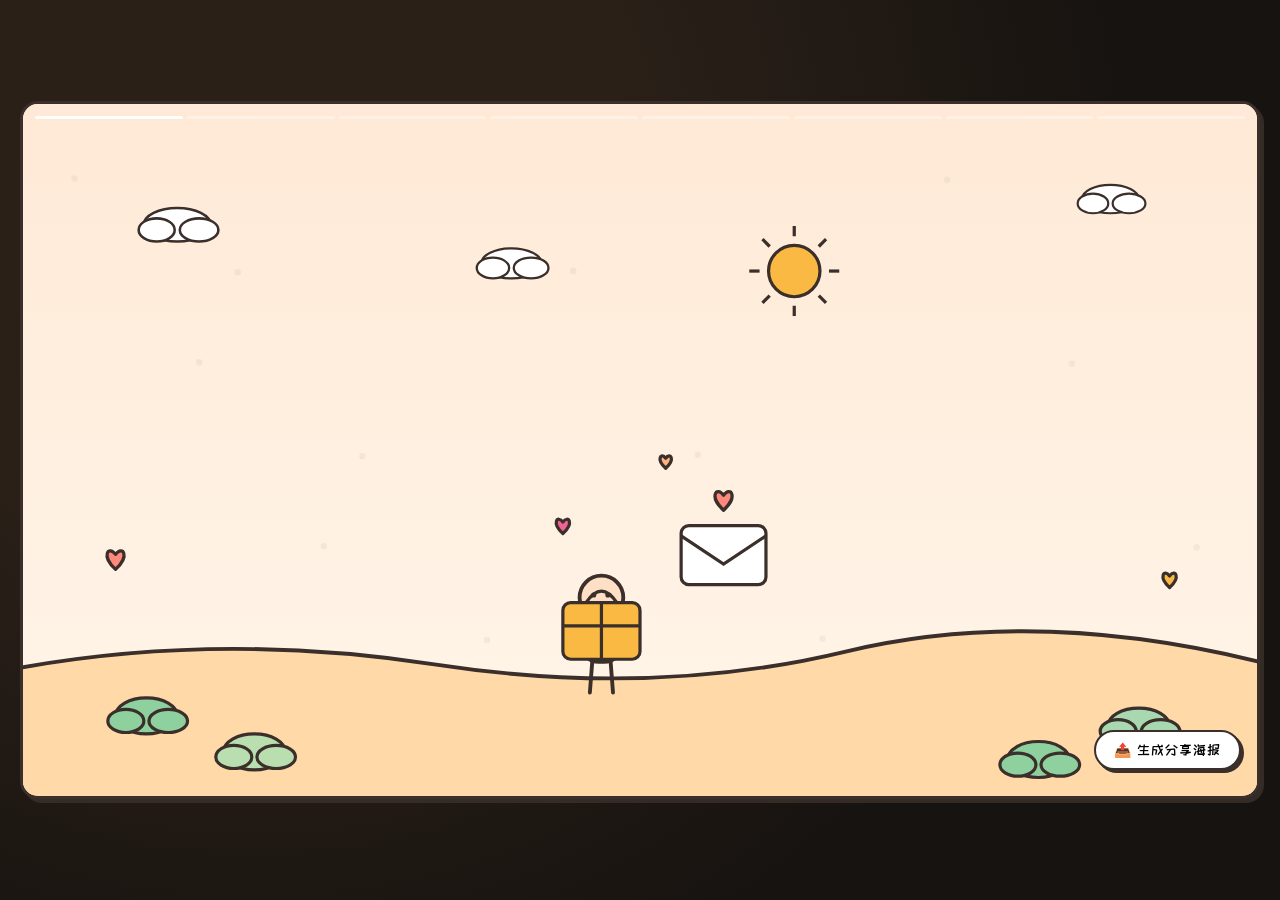
<file: story.html>
<!DOCTYPE html>
<html lang="zh-CN">
<head>
<meta charset="UTF-8" />
<meta name="viewport" content="width=device-width, initial-scale=1.0" />
<title>暖心故事 · 爱心链</title>
<link rel="stylesheet" href="css/style.css" />
<script>
  (function () {
    const params = new URLSearchParams(location.search);
    const forced = params.get('view');
    const isMobileUA = /Android|iPhone|iPod|IEMobile|BlackBerry|Opera Mini/i.test(navigator.userAgent || '');
    const wide = window.matchMedia && window.matchMedia('(min-width: 900px)').matches;
    let mode = 'app';
    if (forced === 'web') mode = 'web';
    else if (forced === 'app') mode = 'app';
    else if (!isMobileUA && wide) mode = 'web';
    document.documentElement.dataset.view = mode;
  })();
</script>
<style>
  html, body { height: 100%; background: #000; }
  /* web 宽屏：分镜居中成 16:9 剧场 */
  html[data-view="web"] body {
    display: flex;
    align-items: center;
    justify-content: center;
    padding: 16px;
    background:
      radial-gradient(circle at 20% 20%, #2a2018 0 30%, transparent 70%),
      #171310;
  }
  .story-slide .fallback {
    position: absolute; inset: 0;
    display: flex; align-items: center; justify-content: center;
    flex-direction: column; gap: 12px;
  }
  .story-slide .fallback .emoji { font-size: 110px; opacity: 0.9; }
  .story-slide .fallback .stage-title {
    font-family: 'ZCOOL KuaiLe', sans-serif;
    color: #fff; font-size: 22px; letter-spacing: 2px;
    background: rgba(0,0,0,0.4); padding: 6px 20px; border-radius: 999px;
  }
  .story-tap-zones { position: absolute; inset: 0; display: flex; z-index: 4; }
  .story-tap-zones div { flex: 1; }
  .share-fab {
    position: absolute; bottom: 26px; right: 16px; z-index: 6;
    background: #fff; border: 2.5px solid #3a2f2a;
    border-radius: 999px; padding: 10px 18px;
    font-family: 'ZCOOL KuaiLe', sans-serif;
    letter-spacing: 1px;
    font-size: 14px;
    box-shadow: 3px 3px 0 #3a2f2a;
    display: flex; align-items: center; gap: 6px;
  }
  /* 结束卡：与其它分镜一致，插画全屏 + 底部文案 */
  .story-slide.finale .story-caption {
    background: linear-gradient(to top, rgba(255,246,234,0.95), transparent);
    color: #3a2f2a;
    text-align: center;
    font-family: 'ZCOOL KuaiLe', sans-serif;
    letter-spacing: 1px;
  }
  .story-slide.finale .story-caption b { color: #d94b6a; }
  /* 分镜手绘插画：全屏铺满 */
  .scene-art {
    position: absolute; inset: 0;
  }
  .scene-art svg {
    width: 100%; height: 100%;
    display: block;
  }
  /* finale 用插画时不需要条纹底 */
  .story-slide.finale .scene-art { position: absolute; inset: 0; }
</style>
</head>
<body>
  <div class="story-scene" id="storyScene">
    <div class="story-progress" id="storyProgress"></div>
    <div id="slidesContainer"></div>
    <div class="story-tap-zones">
      <div id="tapPrev"></div>
      <div id="tapNext"></div>
    </div>
    <button class="share-fab" id="shareBtn">📤 生成分享海报</button>
  </div>

  <div class="share-panel" id="sharePanel">
    <button class="close-share" id="closeShare">✕</button>
    <h3>把这条爱心之旅分享出去</h3>

    <div class="poster" id="poster">
      <div class="header-ribbon">❤️ LOVE CHAIN · 爱心链</div>
      <div class="title">一条正在发生的爱心之旅</div>
      <div class="subtitle" id="posterActors"></div>

      <div class="avatars" id="posterAvatars"></div>

      <!-- 手绘小人插画海报主图 -->
      <div class="ai-art" id="posterArt"></div>

      <div class="stamp">爱心<br/>认证</div>
    </div>

    <div class="share-hint">
      长按海报图片保存到相册，或直接截图分享到朋友圈 / 社群
    </div>

    <button class="btn btn-primary" style="max-width:280px;margin-top:16px;" id="saveBtn">
      📷 保存海报到相册
    </button>
    <a class="btn btn-secondary" id="storyBackLink" style="max-width:280px;margin-top:10px;" href="app.html">
      🏠 返回首页选择其它身份
    </a>
  </div>

  <script src="data.js"></script>
  <script src="js/state.js"></script>
  <script src="js/scenes.js"></script>
  <script>
    // ?task=xxx → 故事页播对应任务的链条（默认主任务 T1）
    const storyTaskId = new URLSearchParams(location.search).get('task') || 'T1';
    ChainState.use(storyTaskId);

    // 一条爱心链 = 7 个分镜 + 1 张结束卡；所有文案/emoji 复用 TASK_STAGES（DRY）
    function buildSlides() {
      const done = ChainState.getStages();
      const findPayload = (id) => {
        const rec = done.find((c) => c.id === id);
        return rec ? rec.payload || {} : null;
      };
      // blob: 是修复前的死链接（只在原页面有效），当作没有照片
      const validPhoto = (p) => (p && p.photo && !p.photo.startsWith('blob:')) ? p.photo : null;
      const slides = TASK_STAGES.map((stage) => {
        const payload = findPayload(stage.id);
        let caption = `<b>${stage.actor}</b> ${stage.verb}`;
        if (stage.id === 'posted' && payload && payload.message) {
          caption += `<br>“${payload.message}”`;
        }
        if (stage.id === 'delivered' && payload && payload.thanks) {
          caption += `<br>“${payload.thanks}”`;
        }
        const photo = validPhoto(payload);
        return { stage, caption, photo };
      });
      slides.push({
        stage: { emoji: '🏅', color: '#F9B942', title: '爱心链完成', actor: '爱心链', avatar: '❤️' },
        sceneId: 'finale',
        caption: '<b>这条爱心链已完整点亮</b><br>感谢每一位让善意抵达的人 ❤️',
        photo: null,
        finale: true,
      });
      return slides;
    }

    let current = 0;
    let slides = [];
    let timer = null;

    function renderProgressBars() {
      const bar = document.getElementById('storyProgress');
      bar.innerHTML = slides.map((_, i) =>
        `<span class="${i < current ? 'done' : i === current ? 'active' : ''}"><i></i></span>`
      ).join('');
    }

    function renderSlide() {
      const container = document.getElementById('slidesContainer');
      container.innerHTML = '';
      slides.forEach((s, i) => {
        const div = document.createElement('div');
        div.className = 'story-slide' + (i === current ? ' active' : '')
                      + (s.finale ? ' finale' : '');
        if (s.photo) {
          // 有真实打卡照 → 照片全屏做背景
          div.style.backgroundImage = `url(${s.photo})`;
          div.innerHTML = `<div class="story-caption">${s.caption}</div>`;
        } else {
          // 没照片 → 手绘小人场景插画（scenes.js）；web 宽屏取横版构图
          const wide = document.documentElement.dataset.view === 'web';
          div.innerHTML = `
            <div class="scene-art">${sceneFor(s.sceneId || s.stage.id, wide)}</div>
            <div class="story-caption">${s.caption}</div>
          `;
        }
        container.appendChild(div);
      });
      renderProgressBars();
    }

    function goTo(i) {
      clearTimeout(timer);
      if (i < 0) i = 0;
      if (i >= slides.length) { openShare(); return; }
      current = i;
      renderSlide();
      timer = setTimeout(() => goTo(current + 1), 3200);
    }

    document.getElementById('tapPrev').addEventListener('click', () => goTo(current - 1));
    document.getElementById('tapNext').addEventListener('click', () => goTo(current + 1));

    function openShare() {
      clearTimeout(timer);
      document.getElementById('sharePanel').classList.add('show');

      // 海报头像链：从 ROLES 里取除 watcher 外的四位（DRY）
      const cast = ROLES.filter((r) => r.id !== 'watcher');
      document.getElementById('posterAvatars').innerHTML =
        cast.map((r, i) => `${r.emoji}${i < cast.length - 1 ? '<span class="arr">→</span>' : ''}`).join('');
      document.getElementById('posterActors').textContent =
        cast.map((r) => r.name).join(' · ');

      // 海报主图 = 手绘小人结尾插画（scenes.js，秒开无需等待）
      document.getElementById('posterArt').innerHTML = sceneFor('finale');
    }
    document.getElementById('shareBtn').addEventListener('click', openShare);
    document.getElementById('closeShare').addEventListener('click', () => {
      document.getElementById('sharePanel').classList.remove('show');
      renderSlide();
    });
    document.getElementById('saveBtn').addEventListener('click', () => {
      alert('提示：长按海报图片即可保存到相册；Demo 环境请直接截图后分享 ✨');
    });

    slides = buildSlides();
    goTo(0);

    // 根据 view=web 修正返回链接
    if (document.documentElement.dataset.view === 'web') {
      document.getElementById('storyBackLink').setAttribute('href', 'web.html');
    }
  </script>
</body>
</html>
</file>
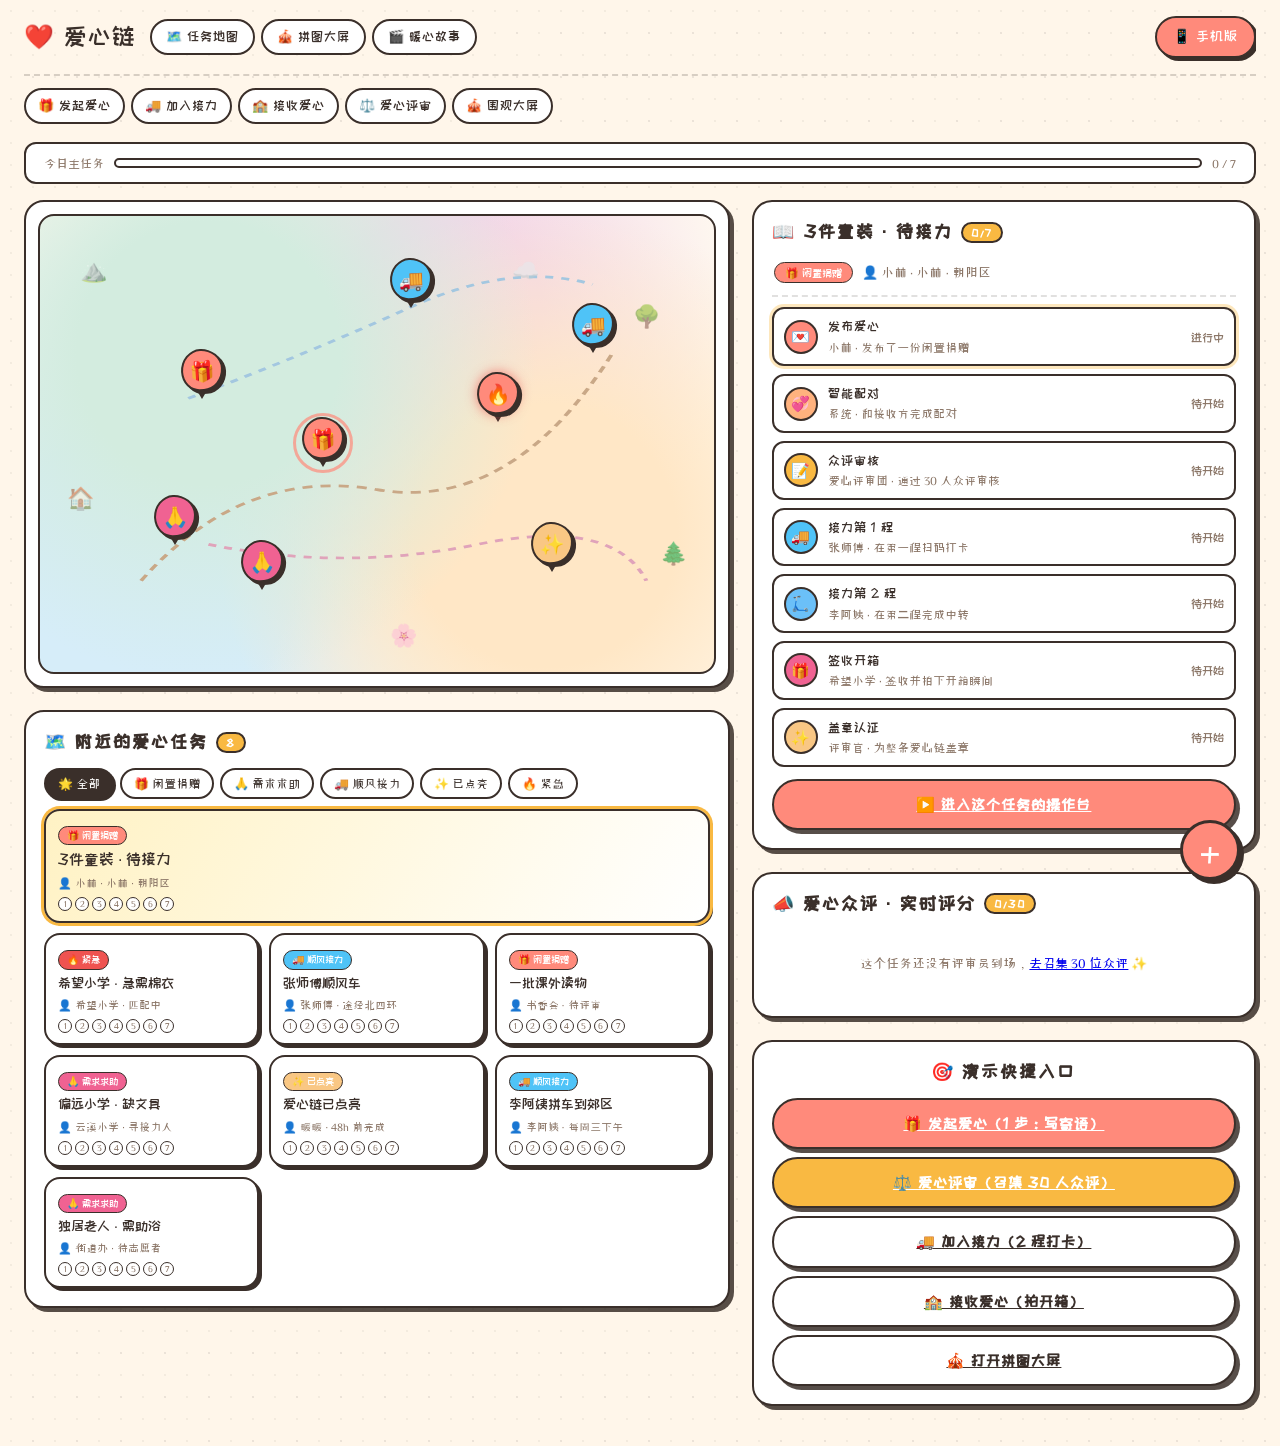
<file: web.html>
<!DOCTYPE html>
<html lang="zh-CN">
<head>
<meta charset="UTF-8" />
<meta name="viewport" content="width=device-width, initial-scale=1.0" />
<title>爱心链 · 网页版</title>
<meta name="theme-color" content="#FF8A7B" />
<link rel="icon" href="assets/icon.svg" type="image/svg+xml" />
<link rel="stylesheet" href="css/style.css" />
<script src="js/ua-router.js"></script>
</head>
<body>
  <div class="ua-banner" id="uaBanner">
    <span>💡 已根据你的浏览器自动切到网页版</span>
    <a id="uaSwitch">切到手机版 App</a>
    <button class="close" id="uaClose" title="关闭">✕</button>
  </div>
  <div class="web-shell">
    <!-- 顶部导航：单行 logo + 链接 + App 按钮 -->
    <nav class="web-nav">
      <span class="logo">❤️ 爱心链</span>
      <div class="links">
        <a href="web.html">🗺️ 任务地图</a>
        <a href="screen.html?view=web">🎪 拼图大屏</a>
        <a href="story.html?view=web">🎬 暖心故事</a>
      </div>
      <a class="app-cta" href="app.html">📱 手机版</a>
    </nav>

    <!-- 角色快切：独立一行，窄屏可横向滚动 -->
    <div class="role-pill-bar web-role-bar" id="rolePillBar"></div>

    <!-- 顶部进度条 -->
    <div class="mini-hud" id="hud" style="border-radius: 12px; border: 2px solid var(--line); margin-bottom: 16px;">
      <span class="label">今日主任务</span>
      <div class="bar"><i id="hudBar" style="width: 0%"></i></div>
      <span class="label" id="hudNum">0 / 7</span>
    </div>

    <div class="web-grid">
      <!-- 左：地图 + 任务看板 -->
      <div class="col-left">
        <div class="panel" style="padding: 12px;">
          <div class="game-map" id="gameMap" style="height: 460px;">
            <svg class="paths" viewBox="0 0 100 100" preserveAspectRatio="none">
              <path d="M 15,80 Q 30,55 50,60 T 85,30" stroke="#c9a887" stroke-width="0.6" stroke-dasharray="1.5 1.2" fill="none" />
              <path d="M 22,40 Q 40,30 55,20 T 82,15" stroke="#a3c7e0" stroke-width="0.6" stroke-dasharray="1.2 1.2" fill="none" />
              <path d="M 25,72 Q 45,78 65,72 T 90,80" stroke="#e0a3ba" stroke-width="0.6" stroke-dasharray="1.2 1.2" fill="none" />
            </svg>
            <span class="map-decor" style="top:8%; left:6%;">⛰️</span>
            <span class="map-decor" style="top:18%; left:88%;">🌳</span>
            <span class="map-decor" style="top:58%; left:4%;">🏠</span>
            <span class="map-decor" style="top:88%; left:52%;">🌸</span>
            <span class="map-decor" style="top:8%; left:70%;">☁️</span>
            <span class="map-decor" style="top:70%; left:92%;">🌲</span>
          </div>
        </div>

        <div class="panel" style="margin-top: 22px;">
          <h3>🗺️ 附近的爱心任务 <span class="badge" id="taskCount">0</span></h3>
          <div class="filter-chips" id="filterChips" style="padding: 0 0 10px;"></div>
          <div class="task-grid" id="taskGrid"></div>
        </div>
      </div>

      <!-- 右：选中任务的生命周期 + 众评直播 -->
      <div class="col-right">
        <div class="panel">
          <h3>📖 <span id="lifeTitle">主任务 · 7 步爱心链</span> <span class="badge" id="lifeCount">0/7</span></h3>
          <div class="selected-task-card" id="selectedTaskCard"></div>
          <div class="lifecycle-list" id="lifecycleList"></div>
          <a class="btn btn-primary" id="enterTaskBtn" href="action.html?role=donor&view=web" style="margin-top:12px;">
            ▶️ 进入这个任务的操作台
          </a>
        </div>

        <div class="panel" style="margin-top: 22px;">
          <h3>📣 爱心众评 · 实时评分 <span class="badge" id="reviewCount">0/30</span></h3>
          <div class="live-reviews" id="liveReviews">
            <div class="empty">还没有评审员到场，去 <a href="action.html?role=judge&view=web">爱心评审台</a> 一键召集吧 ✨</div>
          </div>
        </div>

        <div class="panel" style="margin-top: 22px; text-align: center;">
          <h3 style="justify-content: center;">🎯 演示快捷入口</h3>
          <div style="display: grid; gap: 8px;">
            <a class="btn btn-primary quick-link" data-role="donor" href="action.html?role=donor&view=web">🎁 发起爱心（1 步：写寄语）</a>
            <a class="btn btn-warm quick-link" data-role="judge" href="action.html?role=judge&view=web">⚖️ 爱心评审（召集 30 人众评）</a>
            <a class="btn btn-secondary quick-link" data-role="carrier" href="action.html?role=carrier&view=web">🚚 加入接力（2 程打卡）</a>
            <a class="btn btn-secondary quick-link" data-role="receiver" href="action.html?role=receiver&view=web">🏫 接收爱心（拍开箱）</a>
            <a class="btn btn-secondary" id="screenQuickLink" href="screen.html?view=web">🎪 打开拼图大屏</a>
          </div>
        </div>
      </div>
    </div>
  </div>

  <!-- 网页版仍保留右下 FAB，任何位置都能发布 -->
  <button class="fab-post" id="fabPost" title="发布新任务" style="right: 40px;">+</button>

  <div class="post-sheet-mask" id="postMask">
    <div class="post-sheet" style="max-width: 480px; border-radius: 22px; margin-bottom: 40px;">
      <h3>发布一个任务</h3>
      <p class="muted" style="margin-top:-8px;">网页发布也会同步到手机版 App（同一 localStorage）✨</p>
      <div class="type-picker" id="typePicker"></div>
      <input type="text" id="postTitle" placeholder="任务标题，比如：捐一批童书" />
      <textarea id="postDesc" rows="2" placeholder="补充一下细节，位置或联系方式"></textarea>
      <div style="display:flex; gap:10px;">
        <button class="btn btn-secondary" id="cancelPost" style="flex:1;">取消</button>
        <button class="btn btn-primary" id="submitPost" style="flex:2;">📮 发布上地图</button>
      </div>
    </div>
  </div>

  <script src="data.js"></script>
  <script src="js/state.js"></script>
  <script src="js/board.js"></script>
  <script>
    /* ---------- 选中任务：右侧面板跟随 ---------- */
    let selectedTaskId = 'T1';

    function selectTask(taskId) {
      selectedTaskId = taskId;
      ChainState.use(taskId);
      Reviews.use(taskId);
      LoveBoard.renderLifecycle();
      LoveBoard.renderLiveReviews();
      LoveBoard.renderHud();
      highlightSelectedCard();
      updateTaskLinks();
    }

    // web 版点任务 = 选中并联动右侧，不直接跳页（跳转交给"进入操作台"按钮）
    LoveBoard.openTaskDetail = function (t) {
      selectTask(t.id);
      // 右侧面板滚进视野（小屏幕下有用）
      const panel = document.getElementById('selectedTaskCard');
      if (panel) panel.scrollIntoView({ behavior: 'smooth', block: 'nearest' });
    };

    function roleForTask(t) {
      if (!t) return 'donor';
      if (t.type === 'need') return 'receiver';
      if (t.type === 'carry') return 'carrier';
      return 'donor';
    }

    /** 所有"进入任务"类链接都带上当前选中任务 */
    function updateTaskLinks() {
      const t = findTaskById(selectedTaskId);
      const enterBtn = document.getElementById('enterTaskBtn');
      enterBtn.setAttribute('href', `action.html?role=${roleForTask(t)}&task=${selectedTaskId}&view=web`);
      document.querySelectorAll('.quick-link').forEach((a) => {
        a.setAttribute('href', `action.html?role=${a.dataset.role}&task=${selectedTaskId}&view=web`);
      });
      document.getElementById('screenQuickLink')
        .setAttribute('href', `screen.html?task=${selectedTaskId}&view=web`);
    }

    /** 右上角选中任务信息卡 */
    function highlightSelectedCard() {
      const t = findTaskById(selectedTaskId);
      const el = document.getElementById('selectedTaskCard');
      if (!t || !el) return;
      const key = t.urgent ? 'urgent' : t.type;
      const meta = TASK_TYPE_META[key] || TASK_TYPE_META.donation;
      document.getElementById('lifeTitle').textContent = `${t.title}`;
      el.innerHTML = `
        <span class="tag" style="background:${meta.color}">${meta.emoji} ${meta.label}</span>
        <span class="muted" style="margin-left:6px;">👤 ${t.actor || '匿名'} · ${t.desc || ''}</span>
      `;
      // 左侧列表高亮选中的卡片
      document.querySelectorAll('.task-cardlet').forEach((card) => card.classList.remove('selected'));
      const cards = document.querySelectorAll('.task-cardlet');
      const list = LoveBoard.allTasks().filter((x) => LoveBoard.state.filter === 'all' || x.type === LoveBoard.state.filter);
      list.forEach((x, i) => {
        if (x.id === selectedTaskId && cards[i]) cards[i].classList.add('selected');
      });
    }

    /* ---------- 网页版专有：右侧生命周期时间线（跟随选中任务） ---------- */
    LoveBoard.renderLifecycle = function () {
      const el = document.getElementById('lifecycleList');
      if (!el) return;
      const done = ChainState.getStages().map((s) => s.id);
      const next = ChainState.getNextStage();
      document.getElementById('lifeCount').textContent = `${done.length}/${TASK_STAGES.length}`;
      el.innerHTML = TASK_STAGES.map((s) => {
        const isDone = done.includes(s.id);
        const isCur = next && next.id === s.id;
        return `
          <div class="lifecycle-row ${isDone ? 'done' : ''} ${isCur ? 'current' : ''}" style="--stage-color:${s.color}">
            <div class="em">${isDone ? '✓' : s.emoji}</div>
            <div class="info">
              <div class="t">${s.title}</div>
              <div class="s">${s.actor} · ${s.verb}</div>
            </div>
            <div class="flag">${isDone ? '已完成' : isCur ? '进行中' : '待开始'}</div>
          </div>
        `;
      }).join('');
      highlightSelectedCard();
    };

    // 网页版专有：众评实时直播（跟随选中任务）
    LoveBoard.renderLiveReviews = function () {
      const el = document.getElementById('liveReviews');
      if (!el) return;
      const list = Reviews.all();
      document.getElementById('reviewCount').textContent = `${list.length}/30`;
      if (!list.length) {
        el.innerHTML = `<div class="empty">这个任务还没有评审员到场，<a href="action.html?role=judge&task=${selectedTaskId}&view=web">去召集 30 位众评</a> ✨</div>`;
        return;
      }
      const avg = list.reduce((s, r) => s + r.stars, 0) / list.length;
      const summary = `
        <div class="summary">
          <div class="big">${avg.toFixed(1)}</div>
          <div>
            <div class="stars" style="color:var(--accent-2)">${'★'.repeat(Math.round(avg))}${'☆'.repeat(5 - Math.round(avg))}</div>
            <div class="txt">${list.length} 位评审员已打分</div>
          </div>
        </div>
      `;
      const items = list.slice(-8).reverse().map((r) => {
        const who = REVIEWER_POOL.find((x) => x.id === r.reviewerId);
        return `<div class="item">
          <span class="who">${who ? who.emoji + who.name : '匿名'}</span>
          <span class="msg">${r.comment}</span>
          <span class="stars">${'★'.repeat(r.stars)}</span>
        </div>`;
      }).join('');
      el.innerHTML = summary + items;
    };

    LoveBoard.init({ scope: 'web' });
    selectTask('T1');

    // UA 分流：若是自动路过来的，顶部亮出小提示；也允许用户手动切
    (function () {
      const params = new URLSearchParams(location.search);
      const banner = document.getElementById('uaBanner');
      const sw = document.getElementById('uaSwitch');
      if (params.get('auto') === '1') banner.classList.add('show');
      sw.addEventListener('click', () => {
        try { localStorage.setItem('lovechain_view_pref', 'app'); } catch (e) {}
        location.href = 'app.html?force=app';
      });
      document.getElementById('uaClose').addEventListener('click', () => {
        banner.classList.remove('show');
        try { localStorage.setItem('lovechain_view_pref', 'web'); } catch (e) {}
      });
    })();
  </script>
</body>
</html>
</file>
<file: css/style.css>
/* 爱心链 Demo · 手绘温暖风格 (DRY: 全站共用变量/组件) */

/* -------- 手绘字体（可离线兜底：sans-serif） -------- */
@import url('https://fonts.googleapis.com/css2?family=ZCOOL+KuaiLe&family=ZCOOL+XiaoWei&display=swap');

:root {
  /* 温暖手绘调色板 */
  --paper:       #fff6ea;   /* 页面米黄底 */
  --paper-2:     #ffeed8;   /* 卡片浅色 */
  --ink:         #3a2f2a;   /* 主文字（深棕） */
  --ink-muted:   #8a7566;   /* 次要文字 */
  --line:        #3a2f2a;   /* 描边黑棕 */
  --accent-1:    #ff8a7b;   /* 珊瑚粉 */
  --accent-2:    #f9b942;   /* 橙黄 */
  --accent-3:    #4fc3f7;   /* 天蓝 */
  --accent-4:    #f06292;   /* 玫粉 */
  --accent-5:    #8fd19e;   /* 抹茶绿 */
  --shadow-doodle: 4px 4px 0 rgba(58, 47, 42, 0.85); /* 手绘阴影 */
  --shadow-soft:   0 6px 18px rgba(58, 47, 42, 0.10);
  --radius:      20px;
}

* { box-sizing: border-box; -webkit-tap-highlight-color: transparent; }

html, body { height: 100%; }

body {
  margin: 0;
  font-family: 'ZCOOL XiaoWei', 'PingFang SC', 'Microsoft YaHei', sans-serif;
  color: var(--ink);
  background: var(--paper);
  /* 米黄底纸纹：淡色小圆点 */
  background-image:
    radial-gradient(rgba(58,47,42,0.06) 1px, transparent 1px),
    radial-gradient(rgba(58,47,42,0.04) 1px, transparent 1px);
  background-size: 22px 22px, 44px 44px;
  background-position: 0 0, 11px 11px;
  line-height: 1.55;
}

/* -------- 手机壳 -------- */
.phone-shell {
  max-width: 440px;
  margin: 0 auto;
  min-height: 100vh;
  position: relative;
  background: var(--paper);
  border-left: 2px dashed rgba(58,47,42,0.15);
  border-right: 2px dashed rgba(58,47,42,0.15);
}

/* -------- 顶部品牌栏（手绘胶带风）-------- */
.brand-bar {
  position: relative;
  padding: 22px 22px 20px;
  background:
    repeating-linear-gradient(45deg, #ffe8d1 0 12px, #ffddb8 12px 24px);
  color: var(--ink);
  border-bottom: 2.5px solid var(--line);
  font-family: 'ZCOOL KuaiLe', sans-serif;
  font-size: 22px;
  letter-spacing: 1px;
  display: flex;
  align-items: center;
  gap: 10px;
}
.brand-bar .sub {
  margin-left: auto;
  font-size: 12px;
  font-family: 'ZCOOL XiaoWei', sans-serif;
  color: var(--ink-muted);
}
.brand-bar .back-link {
  display: inline-flex;
  align-items: center;
  justify-content: center;
  width: 34px; height: 34px;
  color: var(--ink);
  text-decoration: none;
  border: 2px solid var(--line);
  border-radius: 50%;
  background: #fff;
  box-shadow: 2px 2px 0 var(--line);
  font-size: 18px;
}
.brand-bar::after {
  content: '';
  position: absolute; left: 0; right: 0; bottom: -8px;
  height: 8px;
  background:
    radial-gradient(circle at 6px 0, transparent 6px, var(--paper) 6.5px) 0 0 / 14px 8px repeat-x;
}

/* -------- 通用手绘卡片 -------- */
.card {
  background: #fff;
  border: 2.5px solid var(--line);
  border-radius: var(--radius);
  box-shadow: var(--shadow-doodle);
  padding: 16px 18px;
  margin: 14px 18px;
  position: relative;
}
.card.tilt-l { transform: rotate(-1deg); }
.card.tilt-r { transform: rotate(1deg); }

/* 手绘小标题 */
.h-doodle {
  font-family: 'ZCOOL KuaiLe', sans-serif;
  font-size: 18px;
  letter-spacing: 1px;
  display: inline-block;
  padding: 0 6px;
  background: linear-gradient(180deg, transparent 60%, #ffe08a 60%);
}

.muted { color: var(--ink-muted); font-size: 13px; }

/* -------- 按钮：主/次 手绘按钮 -------- */
.btn {
  display: inline-flex;
  align-items: center;
  justify-content: center;
  gap: 6px;
  padding: 12px 22px;
  font-size: 15px;
  font-weight: 700;
  font-family: 'ZCOOL KuaiLe', sans-serif;
  letter-spacing: 1px;
  border: 2.5px solid var(--line);
  border-radius: 999px;
  cursor: pointer;
  transition: transform 0.12s ease, box-shadow 0.12s ease;
  width: 100%;
  background: #fff;
  color: var(--ink);
  box-shadow: var(--shadow-doodle);
}
.btn:active { transform: translate(2px, 2px); box-shadow: 1px 1px 0 var(--line); }
.btn:disabled { opacity: 0.5; cursor: not-allowed; transform: none; box-shadow: 2px 2px 0 var(--line); }
.btn-primary  { background: var(--accent-1); color: #fff; }
.btn-warm     { background: var(--accent-2); color: #fff; }
.btn-secondary{ background: #fff; }

/* -------- 首页身份卡（entry / role picker） -------- */
.entry-hero {
  padding: 24px 22px 8px;
  text-align: center;
}
.entry-hero h1 {
  font-family: 'ZCOOL KuaiLe', sans-serif;
  font-size: 30px;
  margin: 6px 0;
  letter-spacing: 2px;
}
.entry-hero .lead {
  color: var(--ink-muted);
  font-size: 14px;
  margin: 4px 0 12px;
}
.entry-hero .flow-mini {
  display: inline-flex;
  align-items: center;
  gap: 4px;
  font-size: 20px;
  background: #fff;
  border: 2px solid var(--line);
  border-radius: 999px;
  padding: 6px 14px;
  box-shadow: 2px 2px 0 var(--line);
}

.role-picker {
  display: grid;
  grid-template-columns: 1fr 1fr;
  gap: 12px;
  padding: 14px 18px 24px;
}
.role-card {
  position: relative;
  border: 2.5px solid var(--line);
  border-radius: var(--radius);
  padding: 16px 12px 14px;
  background: #fff;
  box-shadow: var(--shadow-doodle);
  cursor: pointer;
  text-decoration: none;
  color: inherit;
  transition: transform 0.15s ease, box-shadow 0.15s ease;
  overflow: hidden;
}
.role-card:active { transform: translate(2px, 2px); box-shadow: 1px 1px 0 var(--line); }
.role-card .avatar-blob {
  width: 62px; height: 62px;
  border-radius: 50% 55% 60% 45%;   /* 手绘不规则圆 */
  display: flex; align-items: center; justify-content: center;
  font-size: 30px;
  border: 2px solid var(--line);
  background: var(--role-color, #ffd6b0);
  transform: rotate(-3deg);
  margin-bottom: 8px;
}
.role-card .name {
  font-family: 'ZCOOL KuaiLe', sans-serif;
  font-size: 17px;
  letter-spacing: 1px;
}
.role-card .tag { color: var(--ink-muted); font-size: 12px; margin-top: 2px; }
.role-card .sticker {
  position: absolute;
  top: 6px; right: 8px;
  font-size: 20px;
  transform: rotate(12deg);
  opacity: 0.9;
}
.role-card.wide {
  grid-column: 1 / -1;
  display: flex;
  align-items: center;
  gap: 14px;
  padding: 14px 16px;
}
.role-card.wide .avatar-blob { margin-bottom: 0; flex-shrink: 0; }
.role-card.wide .name { font-size: 18px; }

/* -------- 全局进度时间线（顶部展示当前流程走到哪一步） -------- */
.stage-strip {
  display: flex;
  gap: 4px;
  padding: 10px 18px 4px;
  overflow-x: auto;
}
.stage-strip::-webkit-scrollbar { display: none; }
.stage-strip .step {
  flex: 1 0 auto;
  min-width: 42px;
  text-align: center;
  font-size: 11px;
  color: var(--ink-muted);
  padding: 4px 0;
}
.stage-strip .step .dot {
  display: block;
  margin: 0 auto 3px;
  width: 22px; height: 22px;
  border-radius: 50%;
  border: 2px solid var(--line);
  background: #fff;
  line-height: 18px;
  font-size: 12px;
}
.stage-strip .step.done .dot { background: var(--stage-color, var(--accent-2)); color: #fff; }
.stage-strip .step.current .dot {
  background: #fff;
  box-shadow: 0 0 0 4px rgba(249, 185, 66, 0.35);
}

/* -------- action.html 角色 Tab -------- */
.role-tabs {
  display: flex;
  gap: 6px;
  padding: 8px 14px 0;
  overflow-x: auto;
}
.role-tabs::-webkit-scrollbar { display: none; }
.role-tab {
  flex: 1 0 auto;
  min-width: 76px;
  text-align: center;
  padding: 10px 6px;
  border-radius: 14px;
  background: #fff;
  border: 2px solid var(--line);
  cursor: pointer;
  font-size: 12px;
  color: var(--ink-muted);
  transition: background 0.15s ease;
}
.role-tab .avatar { font-size: 22px; display: block; margin-bottom: 2px; }
.role-tab.active {
  background: var(--accent-2);
  color: #fff;
  box-shadow: 2px 2px 0 var(--line);
}

.step-done-badge {
  display: inline-flex;
  align-items: center;
  gap: 4px;
  color: #2e7d32;
  background: #e6f5e2;
  border: 2px solid #7bc47f;
  padding: 4px 10px;
  border-radius: 999px;
  font-size: 12px;
  font-weight: 700;
}

.stage-visual {
  height: 130px;
  border-radius: 16px;
  border: 2px dashed var(--line);
  margin-bottom: 12px;
  display: flex;
  align-items: center;
  justify-content: center;
  font-size: 54px;
  background: var(--stage-color, #ffe4c9);
  position: relative;
  overflow: hidden;
}

/* 快递箱扫描线（carrier 舞台专用） */
.scan-line-wrap {
  position: relative;
  height: 130px;
  border-radius: 16px;
  overflow: hidden;
  background: #142033;
  border: 2px solid var(--line);
  margin-bottom: 12px;
  display: flex;
  align-items: center;
  justify-content: center;
}
.scan-line-wrap .frame { font-size: 46px; color: #fff; opacity: 0.75; }
.scan-line {
  position: absolute; left: 0; right: 0; height: 3px;
  background: var(--accent-3);
  box-shadow: 0 0 12px var(--accent-3);
  animation: scan 1.1s linear infinite;
}
@keyframes scan { 0% { top: 0; } 100% { top: 126px; } }

/* 拍照 & 表单 */
.photo-preview {
  width: 100%; height: 160px; object-fit: cover;
  border-radius: 14px; margin-bottom: 10px; border: 2px solid var(--line);
}
textarea, input[type="text"] {
  width: 100%;
  border: 2px solid var(--line);
  border-radius: 14px;
  padding: 10px 12px;
  font-size: 14px;
  margin-bottom: 12px;
  font-family: inherit;
  resize: none;
  background: #fffbf3;
}
.file-btn {
  display: block;
  text-align: center;
  border: 2px dashed var(--line);
  border-radius: 14px;
  padding: 22px;
  color: var(--ink-muted);
  margin-bottom: 12px;
  cursor: pointer;
  background: #fffbf3;
}

/* -------- 地图 -------- */
.legend {
  display: flex;
  gap: 8px;
  overflow-x: auto;
  padding: 10px 16px;
  background: #fff;
  border-bottom: 2px dashed rgba(58,47,42,0.2);
}
.legend::-webkit-scrollbar { display: none; }
.legend .item {
  display: flex; align-items: center; gap: 4px;
  font-size: 12px; white-space: nowrap;
  padding: 4px 10px; border-radius: 999px;
  background: #fff;
  border: 2px solid var(--line);
  color: var(--ink);
}
.legend .item .dot { width: 8px; height: 8px; border-radius: 50%; display: inline-block; }

.pin-icon {
  width: 38px; height: 38px;
  border-radius: 50% 50% 50% 0;
  transform: rotate(-45deg);
  display: flex; align-items: center; justify-content: center;
  box-shadow: 0 4px 10px rgba(0,0,0,0.25);
  border: 2.5px solid var(--line);
}
.pin-icon span { transform: rotate(45deg); font-size: 18px; }
.pin-icon.pulse::after {
  content: '';
  position: absolute; inset: -6px;
  border-radius: inherit;
  border: 2px solid var(--accent-1);
  animation: pulse 1.4s ease-out infinite;
}
@keyframes pulse {
  0% { transform: scale(0.9); opacity: 1; }
  100% { transform: scale(1.6); opacity: 0; }
}

.task-popup { font-size: 13px; min-width: 180px; font-family: inherit; }
.task-popup .tag {
  display: inline-block;
  padding: 2px 10px;
  border-radius: 999px;
  color: #fff;
  font-size: 11px;
  margin-bottom: 6px;
  border: 1.5px solid var(--line);
}
.task-popup .title { font-weight: 700; margin-bottom: 4px; }
.task-popup .desc { color: var(--ink-muted); font-size: 12px; margin-bottom: 6px; }
.task-popup .btn { padding: 6px 12px; font-size: 12px; margin-top: 6px; box-shadow: 2px 2px 0 var(--line); }
.task-popup .lifecycle-mini {
  display: flex; gap: 3px; margin: 6px 0;
}
.task-popup .lifecycle-mini span {
  width: 14px; height: 14px; border-radius: 50%;
  border: 1.5px solid var(--line);
  background: #fff;
  font-size: 9px;
  text-align: center;
  line-height: 11px;
}
.task-popup .lifecycle-mini span.done { background: var(--accent-2); }

/* -------- 拼图大屏 screen.html -------- */
.screen-wrap {
  min-height: 100vh;
  background:
    radial-gradient(circle at 30% 20%, #fff2d0 0 30%, transparent 60%),
    radial-gradient(circle at 80% 70%, #ffd6c4 0 30%, transparent 60%),
    var(--paper);
  color: var(--ink);
  display: flex;
  flex-direction: column;
  align-items: center;
  justify-content: center;
  gap: 22px;
  text-align: center;
  padding: 28px 16px;
}
.screen-title {
  font-family: 'ZCOOL KuaiLe', sans-serif;
  font-size: 30px;
  letter-spacing: 3px;
}
.screen-sub { color: var(--ink-muted); font-size: 14px; margin-top: -12px; }
.screen-status {
  font-size: 15px; color: var(--ink);
  min-height: 22px;
  background: #fff;
  border: 2px solid var(--line);
  border-radius: 999px;
  padding: 6px 18px;
  box-shadow: 2px 2px 0 var(--line);
}

.puzzle-grid {
  display: grid;
  grid-template-columns: repeat(3, 108px);
  grid-template-rows: repeat(3, 108px);
  gap: 8px;
}
.puzzle-cell {
  background: #fff;
  border: 2.5px solid var(--line);
  border-radius: 16px;
  display: flex;
  align-items: center;
  justify-content: center;
  font-size: 34px;
  color: rgba(58,47,42,0.35);
  transition: all 0.5s cubic-bezier(0.34, 1.56, 0.64, 1);
  position: relative;
  box-shadow: 3px 3px 0 var(--line);
}
.puzzle-cell.lit {
  background: var(--cell-color, #ffd54f);
  color: #fff;
  transform: scale(1.05) rotate(-2deg);
}
.puzzle-cell.center {
  font-size: 38px;
  background: repeating-linear-gradient(45deg, #ffe8d1 0 8px, #ffd6b0 8px 16px);
  color: var(--accent-4);
}
.puzzle-cell .step-label {
  position: absolute;
  bottom: 4px; left: 0; right: 0;
  font-size: 10px;
  color: var(--ink);
  opacity: 0.8;
  font-family: 'ZCOOL KuaiLe', sans-serif;
}

.qr-reveal {
  display: none;
  flex-direction: column;
  align-items: center;
  gap: 14px;
}
.qr-reveal.show { display: flex; animation: fadeUp 0.6s ease; }
.qr-reveal img, .qr-reveal canvas {
  background: #fff;
  padding: 12px;
  border-radius: 12px;
  border: 3px solid var(--line);
  box-shadow: 4px 4px 0 var(--line);
}

@keyframes fadeUp {
  from { opacity: 0; transform: translateY(16px); }
  to { opacity: 1; transform: translateY(0); }
}

/* -------- 故事页 story.html -------- */
.story-scene {
  position: relative;
  width: 100%;
  height: 100vh;
  overflow: hidden;
  background: var(--paper);
}
.story-slide {
  position: absolute; inset: 0;
  display: flex;
  flex-direction: column;
  justify-content: flex-end;
  opacity: 0;
  transition: opacity 0.7s ease;
  background-size: cover;
  background-position: center;
}
.story-slide.active {
  opacity: 1;
  animation: kenburns 6s ease forwards;
}
@keyframes kenburns {
  from { transform: scale(1.08); }
  to { transform: scale(1); }
}
.story-caption {
  color: #fff;
  padding: 30px 22px 44px;
  background: linear-gradient(to top, rgba(0,0,0,0.72), transparent);
  font-size: 16px;
  line-height: 1.6;
  font-family: 'ZCOOL XiaoWei', sans-serif;
}
.story-caption b {
  color: var(--accent-2);
  font-family: 'ZCOOL KuaiLe', sans-serif;
  font-weight: normal;
  letter-spacing: 1px;
}
.story-progress {
  position: absolute;
  top: 12px; left: 12px; right: 12px;
  display: flex; gap: 4px; z-index: 5;
}
.story-progress span {
  flex: 1; height: 3px;
  background: rgba(255,255,255,0.35);
  border-radius: 2px; overflow: hidden;
}
.story-progress span i { display: block; height: 100%; width: 0; background: #fff; }
.story-progress span.done i { width: 100%; }
.story-progress span.active i { width: 100%; transition: width 6s linear; }

/* 分享面板 & 海报 */
.share-panel {
  position: absolute; inset: 0;
  background: var(--paper);
  display: none;
  flex-direction: column;
  align-items: center;
  padding: 24px 20px;
  overflow-y: auto;
}
.share-panel.show { display: flex; }
.share-panel h3 {
  font-family: 'ZCOOL KuaiLe', sans-serif;
  letter-spacing: 2px;
  margin: 40px 0 12px;
}
.poster {
  width: 300px;
  border-radius: 22px;
  background: #fffdf5;
  border: 3px solid var(--line);
  box-shadow: var(--shadow-doodle);
  padding: 20px 18px 22px;
  text-align: center;
  position: relative;
  transform: rotate(-1deg);
}
.poster::before {
  content: '';
  position: absolute; top: -14px; left: 30px;
  width: 60px; height: 22px;
  background: rgba(255,220,150,0.75);
  transform: rotate(-6deg);
  border-radius: 2px;
}
.poster .header-ribbon {
  font-family: 'ZCOOL KuaiLe', sans-serif;
  color: var(--accent-4);
  letter-spacing: 2px;
  font-size: 14px;
}
.poster .avatars {
  display: flex; justify-content: center; align-items: center; gap: 6px;
  margin: 12px 0 6px; font-size: 24px;
  color: var(--ink-muted);
}
.poster .avatars .arr { font-size: 16px; opacity: 0.7; }
.poster .title {
  font-family: 'ZCOOL KuaiLe', sans-serif;
  font-size: 20px;
  margin: 6px 0 4px;
}
.poster .subtitle { font-size: 12px; color: var(--ink-muted); margin-bottom: 6px; }
.poster .qr-box {
  margin: 12px auto 6px;
  width: 160px; padding: 8px;
  background: #fff;
  border: 2.5px solid var(--line);
  border-radius: 14px;
}
/* 海报主图（手绘小人插画 SVG） */
.poster .ai-art {
  position: relative;
  margin: 10px auto 4px;
  width: 100%;
  border: 2.5px solid var(--line);
  border-radius: 14px;
  box-shadow: 2px 2px 0 var(--line);
  overflow: hidden;
  aspect-ratio: 3 / 4;
}
.poster .ai-art svg {
  width: 100%; height: 100%;
  display: block;
}
.poster .ai-art img {
  width: 100%;
  display: block;
}
.poster .ai-art .ai-badge {
  position: absolute; top: -8px; right: -6px;
  background: var(--accent-3);
  color: #fff;
  border: 2px solid var(--line);
  border-radius: 999px;
  padding: 1px 8px;
  font-size: 10px;
  font-family: 'ZCOOL KuaiLe', sans-serif;
  transform: rotate(6deg);
}
.poster .stamp {
  position: absolute; right: 10px; bottom: 10px;
  width: 60px; height: 60px;
  border: 3px solid var(--accent-4);
  color: var(--accent-4);
  border-radius: 50%;
  display: flex; align-items: center; justify-content: center;
  font-family: 'ZCOOL KuaiLe', sans-serif;
  font-size: 14px;
  transform: rotate(-14deg);
  opacity: 0.9;
}
.share-hint {
  margin-top: 16px;
  color: var(--ink-muted);
  font-size: 13px;
  text-align: center;
  max-width: 300px;
}
.close-share {
  position: absolute; top: 16px; right: 16px;
  background: #fff;
  border: 2.5px solid var(--line);
  width: 40px; height: 40px;
  border-radius: 50%;
  font-size: 16px;
  box-shadow: 2px 2px 0 var(--line);
  z-index: 10;
}

/* 小组件：链条流程小节点 */
.flow-chain {
  display: flex; align-items: center;
  gap: 4px; flex-wrap: wrap;
  padding: 8px 4px;
}
.flow-chain .node {
  width: 28px; height: 28px;
  border: 2px solid var(--line); border-radius: 50%;
  background: #fff;
  display: flex; align-items: center; justify-content: center;
  font-size: 14px;
}
.flow-chain .node.done { background: var(--accent-2); color: #fff; }
.flow-chain .arr { color: var(--ink-muted); }

/* 顶部悬浮 mini 进度条 */
.mini-hud {
  padding: 10px 18px;
  background: #fff;
  border-bottom: 2px dashed rgba(58,47,42,0.2);
  display: flex; align-items: center; gap: 10px;
}
.mini-hud .label { font-size: 12px; color: var(--ink-muted); flex-shrink: 0; }
.mini-hud .bar {
  flex: 1; height: 10px; border: 2px solid var(--line);
  border-radius: 999px; overflow: hidden; background: #fff;
}
.mini-hud .bar > i {
  display: block; height: 100%;
  background: linear-gradient(90deg, var(--accent-1), var(--accent-2));
  transition: width 0.4s ease;
}

/* ============================================================
 * 首页游戏地图（index.html 全新版）
 * ============================================================ */
.role-pill-bar {
  padding: 8px 14px 10px;
  display: flex; gap: 6px;
  overflow-x: auto;
  background: #fff;
  border-bottom: 2px dashed rgba(58,47,42,0.18);
}
.role-pill-bar::-webkit-scrollbar { display: none; }
.role-pill {
  flex-shrink: 0;
  padding: 6px 12px;
  border: 2px solid var(--line);
  border-radius: 999px;
  font-family: 'ZCOOL KuaiLe', sans-serif;
  font-size: 13px;
  letter-spacing: 1px;
  background: #fff;
  color: var(--ink);
  cursor: pointer;
  display: inline-flex; align-items: center; gap: 4px;
  text-decoration: none;
}
.role-pill.active {
  background: var(--pill-color, var(--accent-2));
  color: #fff;
  box-shadow: 2px 2px 0 var(--line);
}

/* 手绘游戏地图 —— 100% 纯 CSS/SVG，能拖能点 */
.game-map {
  position: relative;
  width: 100%;
  height: 380px;
  overflow: hidden;
  border-bottom: 2px dashed rgba(58,47,42,0.2);
  background:
    radial-gradient(circle at 25% 30%, #d3ecdf 0 22%, transparent 55%),
    radial-gradient(circle at 75% 70%, #ffe7c6 0 22%, transparent 55%),
    radial-gradient(circle at 60% 20%, #f3d7e9 0 18%, transparent 55%),
    radial-gradient(circle at 15% 80%, #d6edf9 0 22%, transparent 55%),
    #fffaf0;
}
/* 手绘小路径（几条弯弯的虚线连接不同区域） */
.game-map svg.paths {
  position: absolute; inset: 0; width: 100%; height: 100%;
  pointer-events: none;
}
/* 手绘装饰（山、树、小房子 emoji 撒在角落） */
.map-decor {
  position: absolute;
  font-size: 22px;
  opacity: 0.55;
  pointer-events: none;
}
/* 地图上的任务图钉 */
.map-pin {
  position: absolute;
  transform: translate(-50%, -100%);
  cursor: pointer;
  display: flex; flex-direction: column;
  align-items: center;
  z-index: 2;
}
.map-pin .bubble {
  width: 42px; height: 42px;
  border-radius: 50% 55% 50% 45% / 55% 50% 55% 50%;
  background: var(--pin-color, var(--accent-1));
  border: 2.5px solid var(--line);
  box-shadow: 3px 3px 0 var(--line);
  display: flex; align-items: center; justify-content: center;
  font-size: 20px;
  transform: rotate(-3deg);
  transition: transform 0.15s ease;
}
.map-pin .stalk {
  width: 0; height: 0;
  border-left: 6px solid transparent;
  border-right: 6px solid transparent;
  border-top: 10px solid var(--line);
  margin-top: -2px;
}
.map-pin:hover .bubble { transform: rotate(0) scale(1.08); }
.map-pin .tip {
  position: absolute;
  top: -34px;
  background: #fff;
  border: 2px solid var(--line);
  padding: 2px 8px;
  border-radius: 8px;
  font-size: 11px;
  white-space: nowrap;
  box-shadow: 2px 2px 0 var(--line);
  font-family: 'ZCOOL KuaiLe', sans-serif;
  display: none;
}
.map-pin:hover .tip { display: block; }
.map-pin.hero .bubble {
  animation: pin-pulse 1.6s ease-in-out infinite;
}
.map-pin.hero::after {
  content: '';
  position: absolute; top: -4px; left: 50%;
  transform: translateX(-50%);
  width: 54px; height: 54px;
  border-radius: 50%;
  border: 3px solid var(--accent-1);
  animation: hero-ring 1.8s ease-out infinite;
  opacity: 0.7;
}
@keyframes pin-pulse {
  0%, 100% { transform: rotate(-3deg) translateY(0); }
  50% { transform: rotate(-3deg) translateY(-6px); }
}
@keyframes hero-ring {
  0% { transform: translateX(-50%) scale(0.6); opacity: 0.9; }
  100% { transform: translateX(-50%) scale(1.4); opacity: 0; }
}
.map-pin.urgent .bubble {
  background: var(--accent-1);
  box-shadow: 3px 3px 0 var(--line), 0 0 12px rgba(239, 83, 80, 0.7);
}
.map-pin.user-posted::before {
  content: 'NEW';
  position: absolute; top: -8px; right: -14px;
  background: var(--accent-4); color: #fff;
  border: 2px solid var(--line);
  border-radius: 6px;
  padding: 1px 4px;
  font-size: 9px;
  font-family: 'ZCOOL KuaiLe', sans-serif;
  transform: rotate(8deg);
  z-index: 3;
}

/* 地图下方的横向任务看板 */
.task-board {
  padding: 12px 12px 4px;
}
.task-board-header {
  display: flex; align-items: center;
  padding: 4px 6px 8px;
}
.task-board-header .title {
  font-family: 'ZCOOL KuaiLe', sans-serif;
  font-size: 17px;
  letter-spacing: 1px;
}
.task-board-header .count {
  margin-left: 8px;
  background: var(--accent-1);
  color: #fff;
  border: 2px solid var(--line);
  border-radius: 999px;
  padding: 0 8px;
  font-size: 11px;
  font-family: 'ZCOOL KuaiLe', sans-serif;
}
.filter-chips {
  display: flex; gap: 6px; overflow-x: auto;
  padding: 0 12px 10px;
}
.filter-chips::-webkit-scrollbar { display: none; }
.filter-chip {
  flex-shrink: 0;
  padding: 4px 12px;
  border: 2px solid var(--line);
  border-radius: 999px;
  background: #fff;
  font-size: 12px;
  cursor: pointer;
  color: var(--ink);
}
.filter-chip.active {
  background: var(--chip-color, var(--accent-2));
  color: #fff;
  box-shadow: 2px 2px 0 var(--line);
}
.task-grid {
  display: grid;
  grid-template-columns: 1fr 1fr;
  gap: 10px;
  padding: 0 12px 100px;
}
.task-cardlet {
  background: #fff;
  border: 2.5px solid var(--line);
  border-radius: 16px;
  box-shadow: 3px 3px 0 var(--line);
  padding: 10px 12px;
  cursor: pointer;
  color: inherit;
  text-decoration: none;
  position: relative;
  overflow: hidden;
  transition: transform 0.12s ease;
}
.task-cardlet:active { transform: translate(2px,2px); box-shadow: 1px 1px 0 var(--line); }
.task-cardlet .tag {
  display: inline-block;
  padding: 1px 8px;
  border-radius: 999px;
  color: #fff;
  font-size: 10px;
  border: 1.5px solid var(--line);
  font-family: 'ZCOOL KuaiLe', sans-serif;
  margin-bottom: 4px;
}
.task-cardlet .t-title {
  font-family: 'ZCOOL KuaiLe', sans-serif;
  font-size: 14px;
  line-height: 1.3;
  margin-bottom: 4px;
}
.task-cardlet .t-actor {
  font-size: 11px; color: var(--ink-muted);
}
.task-cardlet.hero {
  grid-column: 1 / -1;
  background: linear-gradient(120deg, #fff7e0, #fff);
}
.task-cardlet.hero .t-title { font-size: 16px; }
.task-cardlet .lifecycle-mini {
  display: flex; gap: 3px; margin-top: 6px;
}
.task-cardlet .lifecycle-mini span {
  width: 14px; height: 14px; border-radius: 50%;
  border: 1.5px solid var(--line);
  background: #fff;
  font-size: 9px; text-align: center; line-height: 11px;
  color: var(--ink-muted);
}
.task-cardlet .lifecycle-mini span.done { background: var(--accent-2); color: #fff; }

/* 浮动"+"按钮 = 发布任务 FAB */
.fab-post {
  position: fixed;
  bottom: 20px;
  right: calc((100vw - 440px) / 2 + 18px);
  z-index: 40;
  width: 60px; height: 60px;
  border-radius: 50%;
  background: var(--accent-1);
  border: 3px solid var(--line);
  color: #fff;
  font-size: 32px;
  font-family: 'ZCOOL KuaiLe', sans-serif;
  box-shadow: 4px 4px 0 var(--line);
  cursor: pointer;
  display: flex; align-items: center; justify-content: center;
  line-height: 1;
}
@media (max-width: 480px) {
  .fab-post { right: 18px; }
}
.fab-post:active { transform: translate(2px,2px); box-shadow: 2px 2px 0 var(--line); }

/* 发布任务的底部弹层 */
.post-sheet-mask {
  position: fixed; inset: 0;
  background: rgba(58,47,42,0.4);
  z-index: 50;
  display: none;
  align-items: flex-end;
  justify-content: center;
}
.post-sheet-mask.show { display: flex; animation: fadeIn 0.2s ease; }
@keyframes fadeIn { from { opacity: 0; } to { opacity: 1; } }
.post-sheet {
  width: 100%;
  max-width: 440px;
  max-height: 82vh;
  overflow-y: auto;
  background: var(--paper);
  border-top: 3px solid var(--line);
  border-top-left-radius: 22px;
  border-top-right-radius: 22px;
  padding: 18px 20px 24px;
  animation: slideUp 0.28s cubic-bezier(0.34, 1.56, 0.64, 1);
}
@keyframes slideUp { from { transform: translateY(100%); } to { transform: translateY(0); } }
.post-sheet h3 {
  margin: 6px 0 12px;
  font-family: 'ZCOOL KuaiLe', sans-serif;
  letter-spacing: 2px;
  font-size: 20px;
}
.type-picker {
  display: flex; gap: 8px; margin-bottom: 14px;
}
.type-picker .opt {
  flex: 1;
  border: 2.5px solid var(--line);
  border-radius: 14px;
  padding: 12px 6px;
  text-align: center;
  cursor: pointer;
  background: #fff;
  font-size: 12px;
}
.type-picker .opt .em { display: block; font-size: 26px; margin-bottom: 2px; }
.type-picker .opt.active {
  background: var(--opt-color, var(--accent-1));
  color: #fff;
  box-shadow: 3px 3px 0 var(--line);
}

/* ============================================================
 * 30 人众评（美团评审风格）
 * ============================================================ */
.crowd-review {
  border: 2.5px solid var(--line);
  border-radius: 18px;
  padding: 14px 12px;
  background: #fffdf5;
  box-shadow: 3px 3px 0 var(--line);
  margin-bottom: 12px;
}
.crowd-header {
  display: flex; align-items: center; justify-content: space-between;
  margin-bottom: 10px;
}
.crowd-header .h {
  font-family: 'ZCOOL KuaiLe', sans-serif; font-size: 16px;
  letter-spacing: 1px;
}
.crowd-header .status {
  font-size: 12px;
  color: var(--ink-muted);
  background: #fff;
  border: 2px solid var(--line);
  border-radius: 999px;
  padding: 2px 10px;
  font-family: 'ZCOOL KuaiLe', sans-serif;
}
.crowd-header .status.pass { background: var(--accent-5); color: #fff; }
.rating-summary {
  display: flex; align-items: center; gap: 12px;
  padding: 8px 4px 12px;
  border-bottom: 2px dashed rgba(58,47,42,0.15);
  margin-bottom: 10px;
}
.rating-summary .big-num {
  font-family: 'ZCOOL KuaiLe', sans-serif;
  font-size: 40px;
  color: var(--accent-1);
  line-height: 1;
}
.rating-summary .stars { color: var(--accent-2); font-size: 16px; letter-spacing: 2px; }
.rating-summary .count { color: var(--ink-muted); font-size: 12px; }
.rating-bar-mini {
  flex: 1;
  height: 8px; background: #fff;
  border: 2px solid var(--line);
  border-radius: 999px;
  overflow: hidden;
}
.rating-bar-mini > i {
  display: block; height: 100%;
  background: linear-gradient(90deg, var(--accent-2), var(--accent-5));
  transition: width 0.4s ease;
}
.reviewer-grid {
  display: grid;
  grid-template-columns: repeat(6, 1fr);
  gap: 4px 6px;
  margin-bottom: 8px;
}
.reviewer-cell {
  width: 100%; aspect-ratio: 1;
  border: 2px solid var(--line);
  border-radius: 50% 55% 50% 45% / 50% 45% 55% 50%;
  background: #fff;
  display: flex; align-items: center; justify-content: center;
  font-size: 16px;
  opacity: 0.25;
  transition: all 0.3s ease;
  position: relative;
}
.reviewer-cell.pop {
  opacity: 1;
  background: var(--cell-color, #fff);
  transform: rotate(-4deg);
  animation: reviewer-pop 0.4s ease;
}
@keyframes reviewer-pop {
  0% { transform: scale(0.3) rotate(0); opacity: 0; }
  60% { transform: scale(1.2) rotate(-8deg); }
  100% { transform: scale(1) rotate(-4deg); opacity: 1; }
}
.reviewer-cell .star-badge {
  position: absolute;
  bottom: -6px; right: -4px;
  background: var(--accent-2);
  color: #fff;
  border: 1.5px solid var(--line);
  border-radius: 999px;
  font-size: 9px;
  padding: 0 4px;
  line-height: 12px;
  font-family: 'ZCOOL KuaiLe', sans-serif;
}
.review-feed {
  max-height: 130px;
  overflow-y: auto;
  border-top: 2px dashed rgba(58,47,42,0.15);
  padding-top: 8px;
}
.review-feed .item {
  display: flex; gap: 6px; padding: 4px 0;
  font-size: 12px;
  border-bottom: 1px dotted rgba(58,47,42,0.15);
  animation: slideIn 0.3s ease;
}
@keyframes slideIn { from { opacity: 0; transform: translateX(-6px); } to { opacity: 1; transform: translateX(0); } }
.review-feed .item .who {
  font-family: 'ZCOOL KuaiLe', sans-serif;
  color: var(--accent-1);
  flex-shrink: 0;
}
.review-feed .item .msg { color: var(--ink); }
.review-feed .item .star { color: var(--accent-2); flex-shrink: 0; margin-left: auto; }
.crowd-cta {
  display: block;
  margin-top: 10px;
}

/* ============================================================
 * 手机版 App 顶部安装按钮
 * ============================================================ */
.install-btn {
  margin-left: auto;
  padding: 6px 12px;
  border: 2px solid var(--line);
  border-radius: 999px;
  background: var(--accent-5);
  color: #fff;
  font-family: 'ZCOOL KuaiLe', sans-serif;
  font-size: 12px;
  letter-spacing: 1px;
  box-shadow: 2px 2px 0 var(--line);
  cursor: pointer;
}
.install-btn:active { transform: translate(2px, 2px); box-shadow: 1px 1px 0 var(--line); }

/* ============================================================
 * 入口分流页 (index.html) - 两张手绘大卡片
 * ============================================================ */
.entry-page {
  min-height: 100vh;
  padding: 40px 24px 60px;
  display: flex; flex-direction: column;
  align-items: center;
  gap: 24px;
}
.entry-title {
  font-family: 'ZCOOL KuaiLe', sans-serif;
  font-size: 42px;
  letter-spacing: 3px;
  text-align: center;
  margin: 20px 0 4px;
}
.entry-lead { color: var(--ink-muted); text-align: center; max-width: 520px; }
.entry-choices {
  display: grid;
  grid-template-columns: 1fr 1fr;
  gap: 20px;
  width: 100%;
  max-width: 780px;
  margin-top: 20px;
}
@media (max-width: 640px) {
  .entry-choices { grid-template-columns: 1fr; }
  .entry-title { font-size: 30px; }
}
.entry-card {
  position: relative;
  background: #fff;
  border: 3px solid var(--line);
  border-radius: 22px;
  box-shadow: var(--shadow-doodle);
  padding: 24px 22px 22px;
  text-decoration: none;
  color: inherit;
  transition: transform 0.15s ease, box-shadow 0.15s ease;
  display: flex; flex-direction: column;
  gap: 10px;
  min-height: 320px;
}
.entry-card:hover { transform: translate(-2px, -2px); box-shadow: 6px 6px 0 var(--line); }
.entry-card .big-em {
  font-size: 56px;
  transform: rotate(-4deg);
  display: inline-block;
}
.entry-card h2 {
  font-family: 'ZCOOL KuaiLe', sans-serif;
  font-size: 24px;
  letter-spacing: 2px;
  margin: 0;
}
.entry-card .desc { color: var(--ink-muted); font-size: 14px; line-height: 1.6; }
.entry-card ul { margin: 6px 0 0; padding-left: 20px; font-size: 13px; color: var(--ink); }
.entry-card ul li { margin-bottom: 4px; }
.entry-card .go {
  margin-top: auto;
  padding: 10px 14px;
  border-radius: 999px;
  background: var(--card-color, var(--accent-1));
  color: #fff;
  border: 2.5px solid var(--line);
  box-shadow: 3px 3px 0 var(--line);
  font-family: 'ZCOOL KuaiLe', sans-serif;
  letter-spacing: 1px;
  text-align: center;
}
.entry-card .qr-inline {
  display: flex; align-items: center; gap: 10px;
  padding: 8px 6px 0;
  border-top: 2px dashed rgba(58,47,42,0.15);
  margin-top: 6px;
  font-size: 12px;
  color: var(--ink-muted);
}
.entry-card .qr-inline .qr {
  width: 84px; height: 84px;
  padding: 4px;
  background: #fff;
  border: 2px solid var(--line);
  border-radius: 10px;
}
.entry-card .qr-inline .qr canvas,
.entry-card .qr-inline .qr img { border-radius: 6px; }
.entry-card.tape::before {
  content: '';
  position: absolute; top: -12px; left: 24px;
  width: 90px; height: 22px;
  background: rgba(255, 220, 150, 0.75);
  transform: rotate(-4deg);
  border: 1px solid rgba(58,47,42,0.15);
}

/* ============================================================
 * 桌面网页版 web.html
 * ============================================================ */
.web-shell {
  max-width: 1280px;
  margin: 0 auto;
  padding: 0 24px 40px;
}
.web-nav {
  display: flex; align-items: center; gap: 14px;
  padding: 16px 0;
  border-bottom: 2px dashed rgba(58,47,42,0.2);
  flex-wrap: nowrap;
  white-space: nowrap;
  overflow-x: auto;
}
.web-nav::-webkit-scrollbar { display: none; }
.web-nav .logo {
  font-family: 'ZCOOL KuaiLe', sans-serif;
  font-size: 24px;
  letter-spacing: 2px;
  display: flex; align-items: center; gap: 6px;
  flex-shrink: 0;
}
.web-nav .links {
  display: flex; gap: 6px;
  flex-wrap: nowrap;
  flex-shrink: 0;
}
.web-nav .links a {
  padding: 6px 14px; border-radius: 999px;
  border: 2px solid var(--line);
  background: #fff;
  color: var(--ink);
  text-decoration: none;
  font-family: 'ZCOOL KuaiLe', sans-serif; font-size: 13px;
  letter-spacing: 1px;
  white-space: nowrap;
}
.web-nav .links a:hover { background: var(--accent-2); color: #fff; }
.web-nav .app-cta {
  margin-left: auto;
  display: inline-flex; align-items: center; gap: 6px;
  padding: 8px 16px;
  border: 2.5px solid var(--line);
  border-radius: 999px;
  background: var(--accent-1);
  color: #fff;
  text-decoration: none;
  box-shadow: 3px 3px 0 var(--line);
  font-family: 'ZCOOL KuaiLe', sans-serif;
  letter-spacing: 1px;
  font-size: 14px;
  white-space: nowrap;
  flex-shrink: 0;
}

/* 角色快切独立一行（web 版） */
.web-role-bar {
  background: transparent;
  border-bottom: none;
  padding: 12px 0 14px;
  margin-bottom: 4px;
}

/* web 版：选中的任务卡片高亮 */
.task-cardlet.selected {
  background: linear-gradient(120deg, #fff2c4, #fff);
  box-shadow: 0 0 0 3px var(--accent-2), 3px 3px 0 var(--line);
}
/* 右侧面板顶部的选中任务信息条 */
.selected-task-card {
  padding: 4px 2px 12px;
  border-bottom: 2px dashed rgba(58,47,42,0.15);
  margin-bottom: 10px;
  font-size: 13px;
}
.selected-task-card .tag {
  display: inline-block;
  padding: 1px 10px;
  border-radius: 999px;
  color: #fff;
  font-size: 11px;
  border: 1.5px solid var(--line);
  font-family: 'ZCOOL KuaiLe', sans-serif;
}

.web-grid {
  display: grid;
  grid-template-columns: minmax(0, 1.4fr) minmax(0, 1fr);
  gap: 22px;
}
@media (max-width: 960px) {
  .web-grid { grid-template-columns: 1fr; }
}

.panel {
  background: #fff;
  border: 2.5px solid var(--line);
  border-radius: 20px;
  box-shadow: var(--shadow-doodle);
  padding: 16px 18px 18px;
}
.panel h3 {
  font-family: 'ZCOOL KuaiLe', sans-serif;
  letter-spacing: 2px;
  margin: 0 0 12px;
  font-size: 18px;
  display: flex; align-items: center; gap: 8px;
}
.panel h3 .badge {
  background: var(--accent-2); color: #fff;
  border: 2px solid var(--line);
  padding: 0 8px;
  border-radius: 999px;
  font-size: 11px;
}

/* 桌面版更高的地图 */
.web-shell .game-map { height: 460px; border-radius: 16px; border: 2.5px solid var(--line); }
.web-shell .task-grid { grid-template-columns: repeat(3, 1fr); padding: 0; }
@media (max-width: 720px) {
  .web-shell .task-grid { grid-template-columns: repeat(2, 1fr); }
}

/* 桌面版右侧：主任务生命周期竖排 */
.lifecycle-list {
  display: flex; flex-direction: column; gap: 8px;
}
.lifecycle-row {
  display: flex; align-items: center; gap: 10px;
  padding: 8px 10px;
  border-radius: 12px;
  border: 2px solid var(--line);
  background: #fff;
  font-size: 13px;
}
.lifecycle-row.done { background: linear-gradient(90deg, var(--stage-color, #ffe08a)44, #fff); }
.lifecycle-row.current { box-shadow: 0 0 0 3px rgba(249, 185, 66, 0.35); }
.lifecycle-row .em {
  width: 34px; height: 34px;
  border-radius: 50%;
  background: var(--stage-color, #eee);
  color: #fff;
  border: 2px solid var(--line);
  display: flex; align-items: center; justify-content: center;
  font-size: 15px;
  flex-shrink: 0;
}
.lifecycle-row .info { flex: 1; }
.lifecycle-row .info .t { font-family: 'ZCOOL KuaiLe', sans-serif; letter-spacing: 1px; }
.lifecycle-row .info .s { color: var(--ink-muted); font-size: 12px; }
.lifecycle-row .flag {
  font-size: 12px; color: var(--ink-muted);
  font-family: 'ZCOOL KuaiLe', sans-serif;
}
.lifecycle-row.done .flag { color: #2e7d32; }

/* 桌面版 · 众评直播条 */
.live-reviews .item {
  display: flex; gap: 8px; padding: 6px 4px;
  border-bottom: 1px dotted rgba(58,47,42,0.15);
  font-size: 13px;
  animation: slideIn 0.3s ease;
}
.live-reviews .item .who {
  font-family: 'ZCOOL KuaiLe', sans-serif;
  color: var(--accent-1);
}
.live-reviews .item .msg { color: var(--ink); flex: 1; }
.live-reviews .item .stars { color: var(--accent-2); }
.live-reviews .empty {
  padding: 24px 6px; color: var(--ink-muted);
  text-align: center; font-size: 13px;
}
.live-reviews .summary {
  display: flex; align-items: center; gap: 12px;
  padding: 6px 4px 12px;
  border-bottom: 2px dashed rgba(58,47,42,0.15);
  margin-bottom: 10px;
}
.live-reviews .summary .big {
  font-family: 'ZCOOL KuaiLe', sans-serif;
  font-size: 34px; color: var(--accent-1); line-height: 1;
}
.live-reviews .summary .txt { font-size: 12px; color: var(--ink-muted); }

/* ============================================================
 * UA 自动分流 · 顶部提示条
 * ============================================================ */
.ua-banner {
  display: none;
  align-items: center; justify-content: center; gap: 8px;
  padding: 6px 12px;
  background: #fff2c4;
  border-bottom: 2px dashed var(--line);
  font-size: 12px;
  color: var(--ink);
  font-family: 'ZCOOL KuaiLe', sans-serif;
  letter-spacing: 1px;
  text-align: center;
}
.ua-banner.show { display: flex; }
.ua-banner a {
  color: var(--accent-4);
  text-decoration: underline;
  cursor: pointer;
}
.ua-banner .close {
  margin-left: 6px;
  background: transparent;
  border: none;
  color: var(--ink-muted);
  cursor: pointer;
  font-size: 14px;
}

/* ============================================================
 * data-view="web" → action.html / screen.html / story.html
 *                   在桌面模式下拉宽 phone-shell、加桌面背景
 * ============================================================ */
html[data-view="web"] body {
  background:
    radial-gradient(circle at 20% 20%, #ffe5b8 0 20%, transparent 55%),
    radial-gradient(circle at 80% 80%, #ffd1c4 0 20%, transparent 55%),
    var(--paper);
  padding: 30px 20px;
  min-height: 100vh;
}
html[data-view="web"] .phone-shell {
  max-width: 760px;
  border: 3px solid var(--line);
  border-radius: 22px;
  box-shadow: var(--shadow-doodle);
  background: #fff;
  overflow: hidden;
  border-left: 3px solid var(--line);
  border-right: 3px solid var(--line);
}
html[data-view="web"] .phone-shell .brand-bar {
  font-size: 24px;
  padding: 26px 26px 22px;
}
html[data-view="web"] .stage-strip {
  padding: 14px 22px 8px;
}
html[data-view="web"] .stage-strip .step { min-width: 62px; font-size: 12px; }
html[data-view="web"] .stage-strip .step .dot { width: 28px; height: 28px; line-height: 24px; }
html[data-view="web"] .role-tabs { padding: 10px 22px 0; gap: 8px; }
html[data-view="web"] .role-tab { min-width: 100px; padding: 12px 8px; font-size: 13px; }
html[data-view="web"] .role-tab .avatar { font-size: 26px; }
html[data-view="web"] .card {
  margin: 18px 22px;
  padding: 20px 26px;
}
html[data-view="web"] .h-doodle { font-size: 22px; }
html[data-view="web"] .stage-visual { height: 180px; font-size: 68px; }
html[data-view="web"] .scan-line-wrap { height: 180px; }
html[data-view="web"] .scan-line-wrap .frame { font-size: 64px; }
html[data-view="web"] .photo-preview { height: 260px; }
html[data-view="web"] textarea, html[data-view="web"] input[type="text"] {
  font-size: 15px; padding: 14px 16px;
}
html[data-view="web"] .reviewer-grid {
  grid-template-columns: repeat(10, 1fr);
  gap: 6px 8px;
}
html[data-view="web"] .review-feed { max-height: 200px; }
html[data-view="web"] .fab-post { display: none; }
html[data-view="web"] .puzzle-grid {
  grid-template-columns: repeat(3, 140px);
  grid-template-rows: repeat(3, 140px);
}
html[data-view="web"] .puzzle-cell { font-size: 44px; }
html[data-view="web"] .puzzle-cell .step-label { font-size: 12px; }

/* ---------- web 版故事页 & 海报宽屏适配 ---------- */
/* 分镜区域：16:9 居中剧场，与横版插画画布匹配（flex 居中在 story.html 内定义） */
html[data-view="web"] .story-scene {
  width: min(1240px, 100vw);
  height: auto;
  aspect-ratio: 16 / 9;
  max-height: 100vh;
  margin: 0 auto;
  border: 3px solid var(--line);
  border-radius: 18px;
  overflow: hidden;
  box-shadow: var(--shadow-doodle);
}
/* 分享面板整体铺满视口，内容居中 */
html[data-view="web"] .share-panel {
  position: fixed;
  padding: 40px 32px;
}
html[data-view="web"] .share-panel h3 {
  font-size: 26px;
  margin: 16px 0 22px;
}
/* 海报卡：变宽 + 左图右文两栏 */
html[data-view="web"] .poster {
  width: min(760px, 92vw);
  display: grid;
  grid-template-columns: 1.15fr 1fr;
  grid-template-areas:
    "art ribbon"
    "art title"
    "art subtitle"
    "art avatars"
    "art .";
  align-items: start;
  column-gap: 26px;
  text-align: left;
  padding: 26px 28px;
  transform: rotate(-0.5deg);
}
html[data-view="web"] .poster .ai-art {
  grid-area: art;
  margin: 0;
  aspect-ratio: 3 / 4;
}
html[data-view="web"] .poster .header-ribbon { grid-area: ribbon; font-size: 16px; margin-top: 4px; }
html[data-view="web"] .poster .title { grid-area: title; font-size: 28px; line-height: 1.3; margin: 10px 0 6px; }
html[data-view="web"] .poster .subtitle { grid-area: subtitle; font-size: 14px; }
html[data-view="web"] .poster .avatars { grid-area: avatars; justify-content: flex-start; font-size: 30px; margin: 14px 0 8px; }
html[data-view="web"] .poster .stamp {
  width: 84px; height: 84px;
  font-size: 18px;
  right: 22px; bottom: 20px;
}
/* 底部按钮排一行 */
html[data-view="web"] .share-panel .btn { max-width: 300px !important; }
html[data-view="web"] .share-hint { max-width: 480px; font-size: 14px; }
@media (max-width: 860px) {
  /* 窗口不够宽时退回单列（即使 UA 是桌面） */
  html[data-view="web"] .poster {
    display: block;
    width: 300px;
    text-align: center;
    padding: 20px 18px 22px;
  }
  html[data-view="web"] .poster .ai-art { margin: 10px auto 4px; }
  html[data-view="web"] .poster .avatars { justify-content: center; }
  html[data-view="web"] .poster .stamp { width: 60px; height: 60px; font-size: 14px; }
}
</file>
